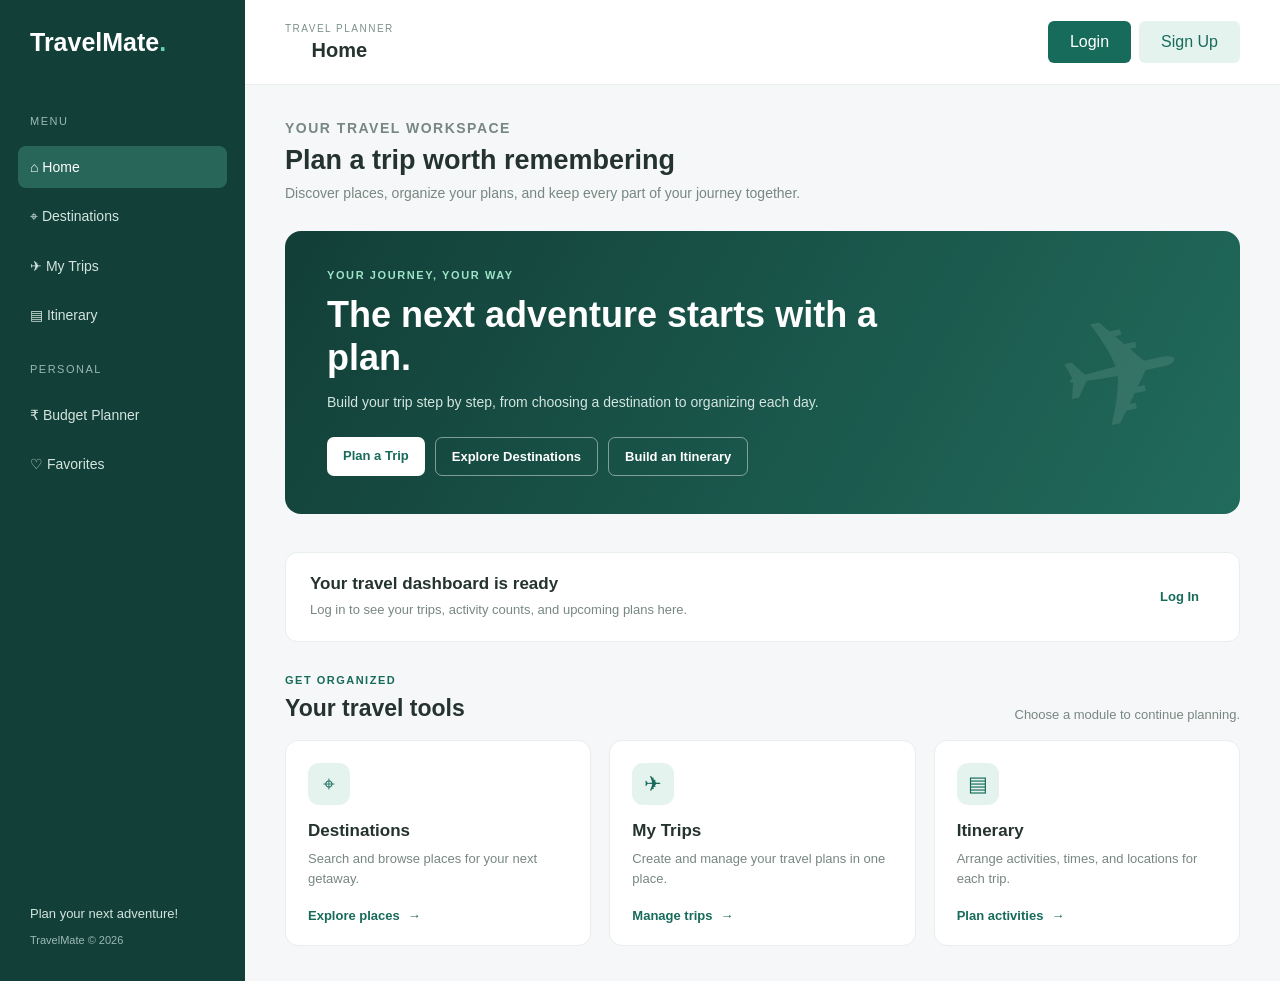
<file: index.html>
<!DOCTYPE html>
<html lang="en">
<head>
    <meta charset="UTF-8">
    <meta name="viewport" content="width=device-width, initial-scale=1.0">
    <title>Home | TravelMate</title>
    <link rel="stylesheet" href="css/style.css">
    <link rel="stylesheet" href="css/trips.css">
</head>
<body>
    <div class="dashboard">
        <aside class="sidebar" id="sidebar">
            <div class="brand">TravelMate<span>.</span></div>

            <nav class="sidebar-nav">
                <p class="nav-heading">MENU</p>
                <a href="index.html" class="nav-link active">⌂ Home</a>
                <a href="destinations.html" class="nav-link">⌖ Destinations</a>
                <a href="trips.html" class="nav-link">✈ My Trips</a>
                <a href="itinerary.html" class="nav-link">▤ Itinerary</a>

                <p class="nav-heading">PERSONAL</p>
                <a href="budget.html" class="nav-link">₹ Budget Planner</a>
                <a href="favorites.html" class="nav-link">♡ Favorites</a>
            </nav>

            <div class="sidebar-bottom">
                <p>Plan your next adventure!</p>
                <span>TravelMate © 2026</span>
            </div>
        </aside>

        <main class="main-content">
            <header class="topbar">
                <button class="menu-toggle" id="menuToggle"
                    aria-label="Toggle sidebar" aria-controls="sidebar"
                    aria-expanded="false">☰</button>
                <div style="display: flex;flex-direction: column; align-items: center;">
                    <p class="topbar-label">TRAVEL PLANNER</p>
                    <h2>Home</h2>
                </div>
                <div class="profile-group">
                    <button type="button" class="profile-avatar" id="profileAvatar"
                        aria-haspopup="menu" aria-controls="profileMenu"
                        aria-expanded="false" aria-label="Open profile menu" hidden></button>
                    <div class="profile-menu" id="profileMenu" role="menu" hidden>
                        <button type="button" class="profile-menu-item" id="logoutButton"
                            role="menuitem">Logout</button>
                    </div>
                    <div class="nav-actions" id="navActions">
                        <a href="login.html" class="nav-button" id="authNavLink">Login</a>
                        <a href="register.html" class="nav-button signup-button" id="signupNavLink">Sign Up</a>
                    </div>
                </div>
            </header>

            <section class="page-content home-content">
                <div class="welcome-section">
                    <div>
                        <p class="home-eyebrow">YOUR TRAVEL WORKSPACE</p>
                        <h1 id="dashboardWelcome">Plan a trip worth remembering</h1>
                        <p>Discover places, organize your plans, and keep every part of your journey together.</p>
                    </div>
                </div>

                <section class="home-hero" aria-labelledby="homeHeroTitle">
                    <div>
                        <p class="home-hero-label">YOUR JOURNEY, YOUR WAY</p>
                        <h2 id="homeHeroTitle">The next adventure starts with a plan.</h2>
                        <p>Build your trip step by step, from choosing a destination to organizing each day.</p>
                        <div class="home-hero-actions">
                            <a class="home-primary-link" href="trips.html">Plan a Trip</a>
                            <a class="home-secondary-link" href="destinations.html">Explore Destinations</a>
                            <a class="home-secondary-link" href="itinerary.html">Build an Itinerary</a>
                        </div>
                    </div>
                    <div class="home-hero-mark" aria-hidden="true">✈</div>
                </section>

                <section class="home-guest-notice" id="dashboardGuestNotice">
                    <div>
                        <h2>Your travel dashboard is ready</h2>
                        <p>Log in to see your trips, activity counts, and upcoming plans here.</p>
                    </div>
                    <a href="login.html" class="home-primary-link">Log In</a>
                </section>

                <section class="home-dashboard-section" id="dashboardData" aria-label="Your travel summary" hidden>
                    <div class="home-summary-grid">
                        <article class="summary-card">
                            <span>Total Trips</span>
                            <h2 id="dashboardTotalTrips">0</h2>
                        </article>
                        <article class="summary-card">
                            <span>Upcoming Trips</span>
                            <h2 id="dashboardUpcomingTrips">0</h2>
                        </article>
                        <article class="summary-card">
                            <span>Completed Trips</span>
                            <h2 id="dashboardCompletedTrips">0</h2>
                        </article>
                        <article class="summary-card">
                            <span>Total Activities</span>
                            <h2 id="dashboardTotalActivities">0</h2>
                        </article>
                    </div>

                    <section class="home-recent-activities" aria-labelledby="recentActivitiesTitle">
                        <div class="section-heading">
                            <div>
                                <p class="home-eyebrow">YOUR PLANS</p>
                                <h2 id="recentActivitiesTitle">Recent activities</h2>
                            </div>
                            <a href="itinerary.html" class="home-view-link">View itinerary <span aria-hidden="true">→</span></a>
                        </div>
                        <div class="home-activity-list" id="recentActivityList"></div>
                        <p class="home-activity-empty" id="recentActivityEmpty" hidden>
                            No activities yet. Add activities from your itinerary.
                        </p>
                    </section>
                </section>

                <p class="home-dashboard-error" id="dashboardError" role="alert" hidden>
                    Your dashboard data could not be loaded. Please refresh and try again.
                </p>

                <section class="home-modules" aria-labelledby="modulesTitle">
                    <div class="section-heading">
                        <div>
                            <p class="home-eyebrow">GET ORGANIZED</p>
                            <h2 id="modulesTitle">Your travel tools</h2>
                        </div>
                        <p>Choose a module to continue planning.</p>
                    </div>

                    <div class="home-module-grid">
                        <a href="destinations.html" class="home-module-card">
                            <span class="module-icon">⌖</span>
                            <h3>Destinations</h3>
                            <p>Search and browse places for your next getaway.</p>
                            <span class="module-link">Explore places <span aria-hidden="true">→</span></span>
                        </a>

                        <a href="trips.html" class="home-module-card">
                            <span class="module-icon">✈</span>
                            <h3>My Trips</h3>
                            <p>Create and manage your travel plans in one place.</p>
                            <span class="module-link">Manage trips <span aria-hidden="true">→</span></span>
                        </a>

                        <a href="itinerary.html" class="home-module-card">
                            <span class="module-icon">▤</span>
                            <h3>Itinerary</h3>
                            <p>Arrange activities, times, and locations for each trip.</p>
                            <span class="module-link">Plan activities <span aria-hidden="true">→</span></span>
                        </a>
                    </div>
                </section>
            </section>
        </main>
    </div>

    <dialog id="customAlertModal" class="custom-alert-modal">
        <div class="custom-alert-content">
            <p id="customAlertText">Message</p>
            <button type="button" class="primary-btn" id="closeCustomAlert">OK</button>
        </div>
    </dialog>

    <script src="js/main.js"></script>
    <script src="js/auth.js"></script>
    <script src="js/home.js"></script>
</body>
</html>
</file>
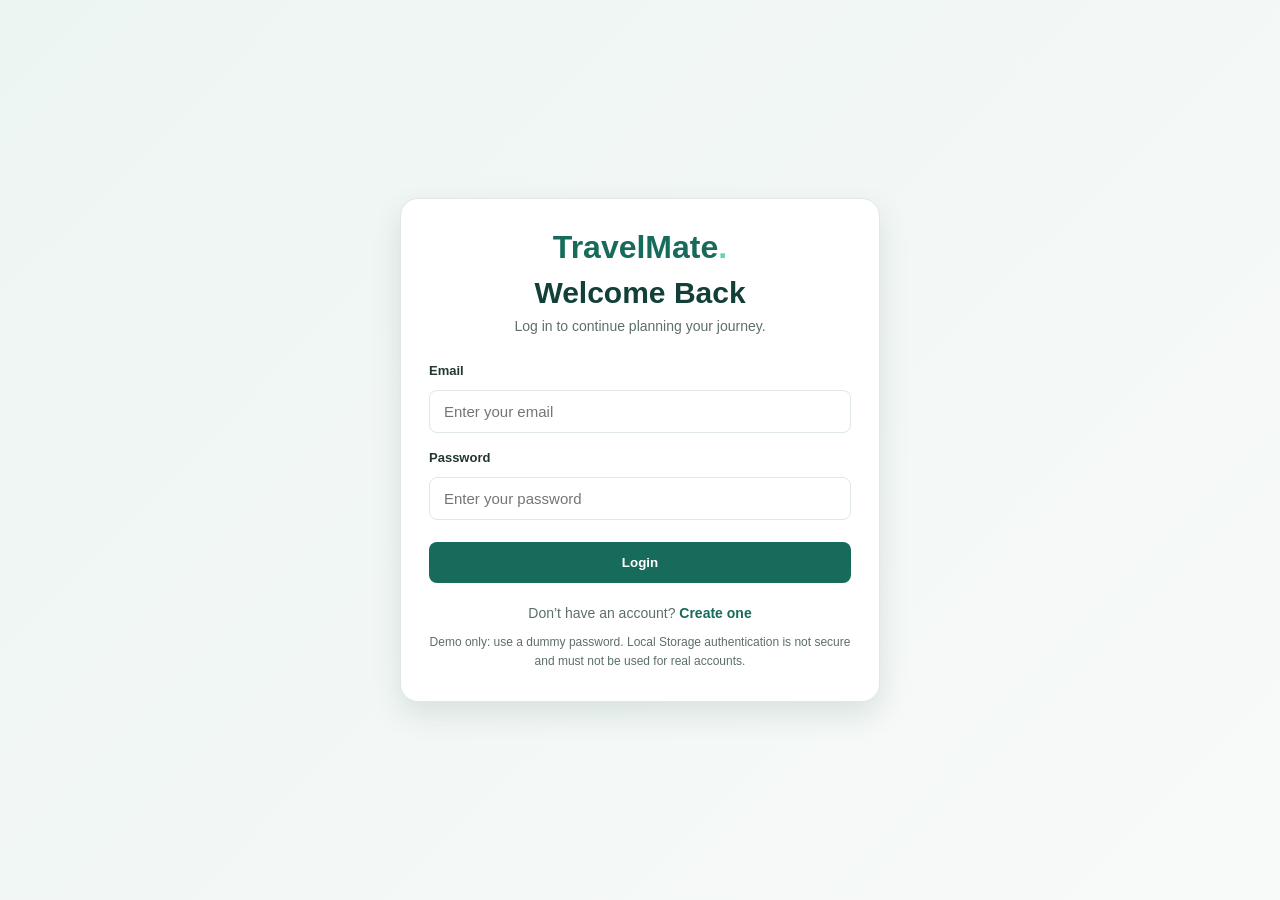
<file: budget.html>
<!DOCTYPE html>
<html lang="en">
<head>
    <meta charset="UTF-8">
    <meta name="viewport" content="width=device-width, initial-scale=1.0">
    <title>Budget Planner | TravelMate</title>
    <link rel="stylesheet" href="css/trips.css">
    <link rel="stylesheet" href="css/budget.css">
</head>
<body data-requires-auth="true">
    <div class="dashboard">
        <aside class="sidebar" id="sidebar">
            <div class="brand">TravelMate<span>.</span></div>
            <nav class="sidebar-nav">
                <p class="nav-heading">MENU</p>
                <a href="index.html" class="nav-link">⌂ Dashboard</a>
                <a href="destinations.html" class="nav-link">⌖ Destinations</a>
                <a href="trips.html" class="nav-link">✈ My Trips</a>
                <a href="itinerary.html" class="nav-link">▤ Itinerary</a>
                <p class="nav-heading">PERSONAL</p>
                <a href="budget.html" class="nav-link active">₹ Budget Planner</a>
                <a href="favorites.html" class="nav-link">♡ Favorites</a>
            </nav>
            <div class="sidebar-bottom">
                <p>Plan your next adventure!</p>
                <span>TravelMate © 2026</span>
            </div>
        </aside>

        <main class="main-content">
            <header class="topbar">
                <button class="menu-toggle" id="menuToggle"
                    aria-label="Toggle sidebar" aria-controls="sidebar"
                    aria-expanded="false">☰</button>
                <div style="display: flex;flex-direction: column; align-items: center;">
                    <p class="topbar-label">TRAVEL PLANNER</p>
                    <h2>Budget Planner</h2>
                </div>
                <div class="profile-group">
                    <button type="button" class="profile-avatar" id="profileAvatar"
                        aria-haspopup="menu" aria-controls="profileMenu"
                        aria-expanded="false" aria-label="Open profile menu" hidden></button>
                    <div class="profile-menu" id="profileMenu" role="menu" hidden>
                        <button type="button" class="profile-menu-item" id="logoutButton"
                            role="menuitem">Logout</button>
                    </div>
                </div>
            </header>

            <section class="page-content">
                <div class="welcome-section">
                    <div>
                        <h1>Plan your travel budget</h1>
                        <p>Track expenses for each trip and see how they compare with your estimated budget.</p>
                    </div>
                </div>

                <p class="budget-error" id="budgetError" role="alert" hidden></p>

                <div id="budgetData" hidden>
                    <section class="summary-grid budget-summary" aria-label="Budget summary">
                        <article class="summary-card">
                            <span>Total Trip Budgets</span>
                            <h2 id="totalBudget">₹0</h2>
                        </article>
                        <article class="summary-card">
                            <span>Planned Expenses</span>
                            <h2 id="totalExpenses">₹0</h2>
                        </article>
                        <article class="summary-card">
                            <span>Budget Remaining</span>
                            <h2 id="totalRemaining">₹0</h2>
                        </article>
                    </section>

                    <section class="budget-trip-list" id="budgetTripList"
                        aria-label="Trip budgets"></section>

                    <section class="budget-empty" id="budgetEmpty" hidden>
                        <div class="empty-icon" aria-hidden="true">₹</div>
                        <h3>No trips to budget yet</h3>
                        <p>Create a trip first, then add and track its planned expenses here.</p>
                        <a class="primary-btn" href="trips.html">Go to My Trips</a>
                    </section>
                </div>
            </section>
        </main>
    </div>

    <dialog id="expenseModal" class="trip-modal budget-modal">
        <div class="modal-header">
            <div>
                <p class="topbar-label">TRIP BUDGET</p>
                <h2>Add an Expense</h2>
            </div>
            <button type="button" class="close-btn" id="closeExpenseModal"
                aria-label="Close dialog">×</button>
        </div>

        <form id="expenseForm">
            <label for="expenseTrip">Trip</label>
            <select id="expenseTrip" required></select>

            <label for="expenseName">Expense name</label>
            <input type="text" id="expenseName" placeholder="e.g. Hotel booking" required>

            <div class="form-row">
                <div>
                    <label for="expenseCategory">Category</label>
                    <select id="expenseCategory" required>
                        <option value="Accommodation">Accommodation</option>
                        <option value="Transport">Transport</option>
                        <option value="Food">Food</option>
                        <option value="Activities">Activities</option>
                        <option value="Other">Other</option>
                    </select>
                </div>
                <div>
                    <label for="expenseAmount">Amount (₹)</label>
                    <input type="number" id="expenseAmount" min="0.01"
                        step="0.01" placeholder="e.g. 2500" required>
                </div>
            </div>

            <label for="expenseDate">Date</label>
            <input type="date" id="expenseDate" required>

            <div class="modal-actions">
                <button type="button" class="secondary-btn" id="cancelExpense">Cancel</button>
                <button type="submit" class="primary-btn">Save Expense</button>
            </div>
        </form>
    </dialog>

    <dialog id="confirmExpenseModal" class="confirm-modal">
        <div class="modal-header">
            <div>
                <p class="topbar-label">CONFIRM ACTION</p>
                <h2>Delete Expense</h2>
            </div>
            <button type="button" class="close-btn" id="closeExpenseConfirm"
                aria-label="Close dialog">×</button>
        </div>
        <p>Are you sure you want to delete this expense?</p>
        <div class="modal-actions">
            <button type="button" class="secondary-btn" id="cancelExpenseDelete">Cancel</button>
            <button type="button" class="primary-btn" id="confirmExpenseDelete">Delete</button>
        </div>
    </dialog>

    <dialog id="customAlertModal" class="custom-alert-modal">
        <div class="custom-alert-content">
            <p id="customAlertText">Message</p>
            <button type="button" class="primary-btn" id="closeCustomAlert">OK</button>
        </div>
    </dialog>

    <script src="js/main.js"></script>
    <script src="js/auth.js"></script>
    <script src="js/budget.js"></script>
</body>
</html>
</file>
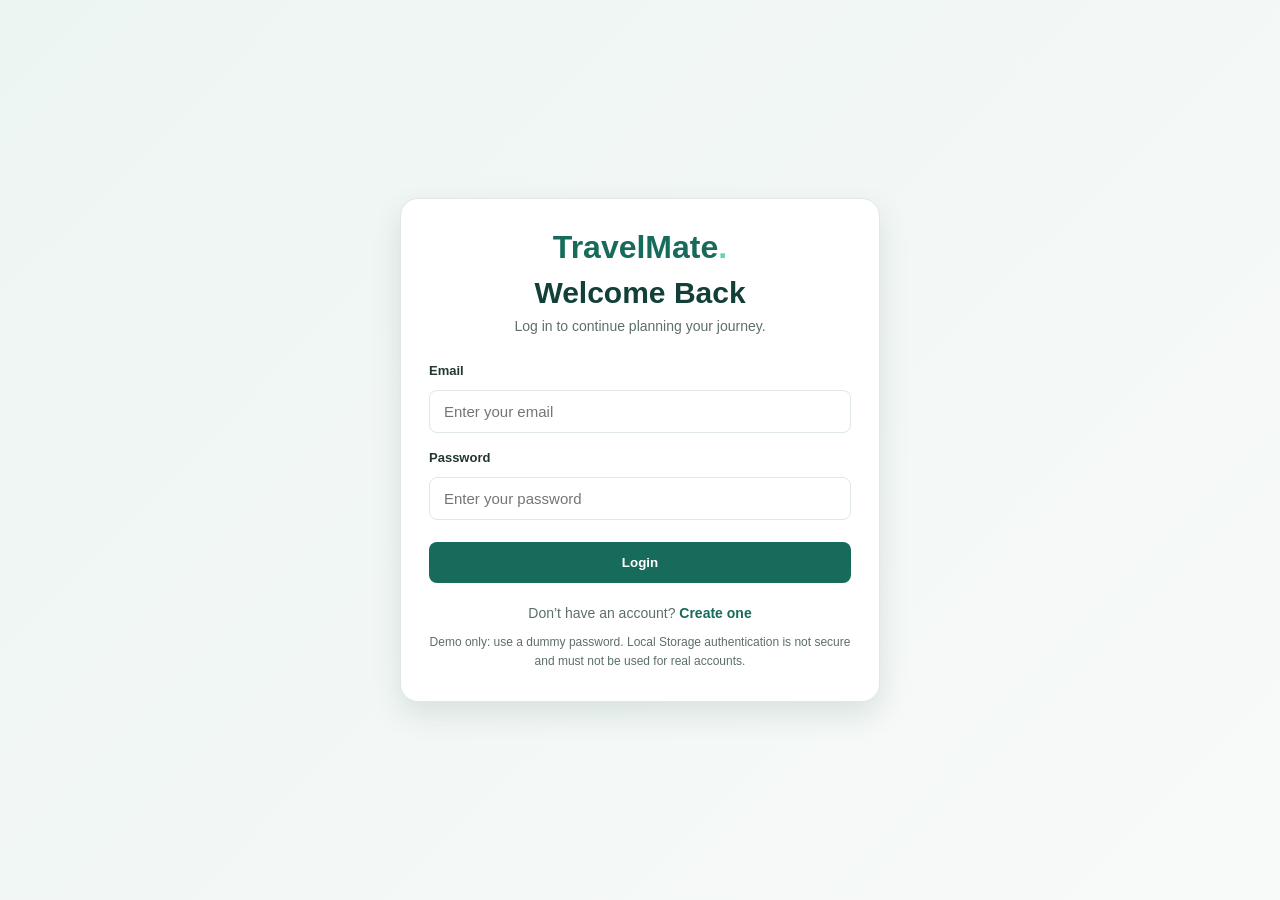
<file: destinations.html>
<!DOCTYPE html>
<html lang="en">
<head>
    <meta charset="UTF-8">
    <meta name="viewport" content="width=device-width, initial-scale=1.0">
    <title>Destinations | TravelMate</title>
    <link rel="stylesheet" href="css/style.css">
    <link rel="stylesheet" href="css/trips.css">
    <link rel="stylesheet" href="css/destinations.css">
</head>
<body data-requires-auth="true">
    <div class="dashboard">
        <aside class="sidebar" id="sidebar">
            <div class="brand">TravelMate<span>.</span></div>

            <nav class="sidebar-nav">
                <p class="nav-heading">MENU</p>
                <a href="index.html" class="nav-link">⌂ Home</a>
                <a href="destinations.html" class="nav-link active">⌖ Destinations</a>
                <a href="trips.html" class="nav-link">✈ My Trips</a>
                <a href="itinerary.html" class="nav-link">▤ Itinerary</a>

                <p class="nav-heading">PERSONAL</p>
                <a href="budget.html" class="nav-link">₹ Budget Planner</a>
                <a href="favorites.html" class="nav-link">♡ Favorites</a>
            </nav>

            <div class="sidebar-bottom">
                <p>Plan your next adventure!</p>
                <span>TravelMate © 2026</span>
            </div>
        </aside>

        <main class="main-content">
            <header class="topbar">
                <button class="menu-toggle" id="menuToggle"
                    aria-label="Toggle sidebar" aria-controls="sidebar"
                    aria-expanded="false">☰</button>
                <div style="display: flex;flex-direction: column; align-items: center;">
                    <p class="topbar-label">TRAVEL PLANNER</p>
                    <h2>Destinations</h2>
                </div>
                <div class="profile-group">
                    <button type="button" class="profile-avatar" id="profileAvatar"
                        aria-haspopup="menu" aria-controls="profileMenu"
                        aria-expanded="false" aria-label="Open profile menu" hidden></button>
                    <div class="profile-menu" id="profileMenu" role="menu" hidden>
                        <button type="button" class="profile-menu-item" id="logoutButton"
                            role="menuitem">Logout</button>
                    </div>
                </div>
            </header>

            <section class="page-content destination-content">
                <div class="welcome-section">
                    <div>
                        <p class="destination-eyebrow">DISCOVER NEW PLACES</p>
                        <h1>Find your next destination</h1>
                        <p>Browse places and find inspiration for your next journey.</p>
                    </div>
                </div>

                <section class="destination-controls" aria-label="Search and filter destinations">
                    <input
                        type="search"
                        id="searchInput"
                        placeholder="Search destinations..."
                        aria-label="Search destinations"
                    >

                    <select id="categoryFilter" aria-label="Filter by category">
                        <option value="all">All Categories</option>
                        <option value="mountains">Mountains</option>
                        <option value="beaches">Beaches</option>
                        <option value="cities">Cities</option>
                        <option value="nature">Nature</option>
                    </select>
                </section>
                <p class="favorite-status" id="favoriteStatus" role="status" aria-live="polite"></p>

                <section class="destination-container" id="destinationContainer"
                    aria-label="Available destinations">
                    <article class="destination-card" data-destination-id="manali" data-category="mountains">
                        <img src="https://images.unsplash.com/photo-1597167231350-d057a45dc868?q=80&w=1382&auto=format&fit=crop&ixlib=rb-4.1.0&ixid=NHwxMjA3fDA%3D" alt="Mountain landscape in Manali">
                        <div class="destination-info">
                            <span class="destination-category">Mountains</span>
                            <h3>Manali</h3>
                            <p>Himachal Pradesh, India</p>
                        </div>
                    </article>

                    <article class="destination-card" data-destination-id="goa" data-category="beaches">
                        <img src="https://plus.unsplash.com/premium_photo-1697729701846-e34563b06d47?q=80&w=1074&auto=format&fit=crop&ixlib=rb-4.1.0&ixid=NHwxMjA3fDA%3D" alt="Beach in Goa">
                        <div class="destination-info">
                            <span class="destination-category">Beaches</span>
                            <h3>Goa</h3>
                            <p>Goa, India</p>
                        </div>
                    </article>

                    <article class="destination-card" data-destination-id="shimla" data-category="mountains">
                        <img src="https://images.unsplash.com/photo-1775201366607-4e47b3d2103f?q=80&w=1932&auto=format&fit=crop&ixlib=rb-4.1.0&ixid=NHwxMjA3fDA%3D" alt="Snowy mountains in Shimla">
                        <div class="destination-info">
                            <span class="destination-category">Mountains</span>
                            <h3>Shimla</h3>
                            <p>Himachal Pradesh, India</p>
                        </div>
                    </article>

                    <article class="destination-card" data-destination-id="mumbai" data-category="cities">
                        <img src="https://images.unsplash.com/photo-1562979314-bee7453e911c?q=80&w=1074&auto=format&fit=crop&ixlib=rb-4.1.0&ixid=NHwxMjA3fDA%3D" alt="City skyline in Mumbai">
                        <div class="destination-info">
                            <span class="destination-category">Cities</span>
                            <h3>Mumbai</h3>
                            <p>Maharashtra, India</p>
                        </div>
                    </article>

                    <article class="destination-card" data-destination-id="munnar" data-category="nature">
                        <img src="https://images.unsplash.com/photo-1589983846997-04788035bc83?q=80&w=1074&auto=format&fit=crop&ixlib=rb-4.1.0&ixid=NHwxMjA3fDA%3D" alt="Green forest near Munnar">
                        <div class="destination-info">
                            <span class="destination-category">Nature</span>
                            <h3>Munnar</h3>
                            <p>Kerala, India</p>
                        </div>
                    </article>

                    <article class="destination-card" data-destination-id="andaman" data-category="beaches">
                        <img src="https://plus.unsplash.com/premium_photo-1661940254003-c3f37e5d32ad?q=80&w=1170&auto=format&fit=crop&ixlib=rb-4.1.0&ixid=NHwxMjA3fDA%3D" alt="Tropical beach in the Andaman Islands">
                        <div class="destination-info">
                            <span class="destination-category">Beaches</span>
                            <h3>Andaman</h3>
                            <p>Andaman and Nicobar Islands, India</p>
                        </div>
                    </article>
                    <article class="destination-card" data-destination-id="lakshwadeep" data-category="beaches">
                        <img src="https://images.unsplash.com/photo-1572431447238-425af66a273b?q=80&w=1074&auto=format&fit=crop&ixlib=rb-4.1.0&ixid=NHwxMjA3fDA%3D" alt="Mountain landscape in Manali">
                        <div class="destination-info">
                            <span class="destination-category">Mountains</span>
                            <h3>Lakhwadeep</h3>
                            <p>Lakshwadeep, India</p>
                        </div>
                    </article>
                    <article class="destination-card" data-destination-id="Tawang" data-category="mountains">
                        <img src="https://images.pexels.com/photos/11464751/pexels-photo-11464751.jpeg" alt="Mountain landscape in Manali">
                        <div class="destination-info">
                            <span class="destination-category">Mountains</span>
                            <h3>Tawang</h3>
                            <p>Arunachal pradesh, India</p>
                        </div>
                    </article>
                </section>

                <p id="noResults" role="status">No destinations found. Try changing your search or category.</p>
            </section>
        </main>
    </div>

    <dialog id="customAlertModal" class="custom-alert-modal">
        <div class="custom-alert-content">
            <p id="customAlertText">Message</p>
            <button type="button" class="primary-btn" id="closeCustomAlert">OK</button>
        </div>
    </dialog>

    <script src="js/main.js"></script>
    <script src="js/auth.js"></script>
    <script src="js/destinations.js"></script>
</body>
</html>
</file>
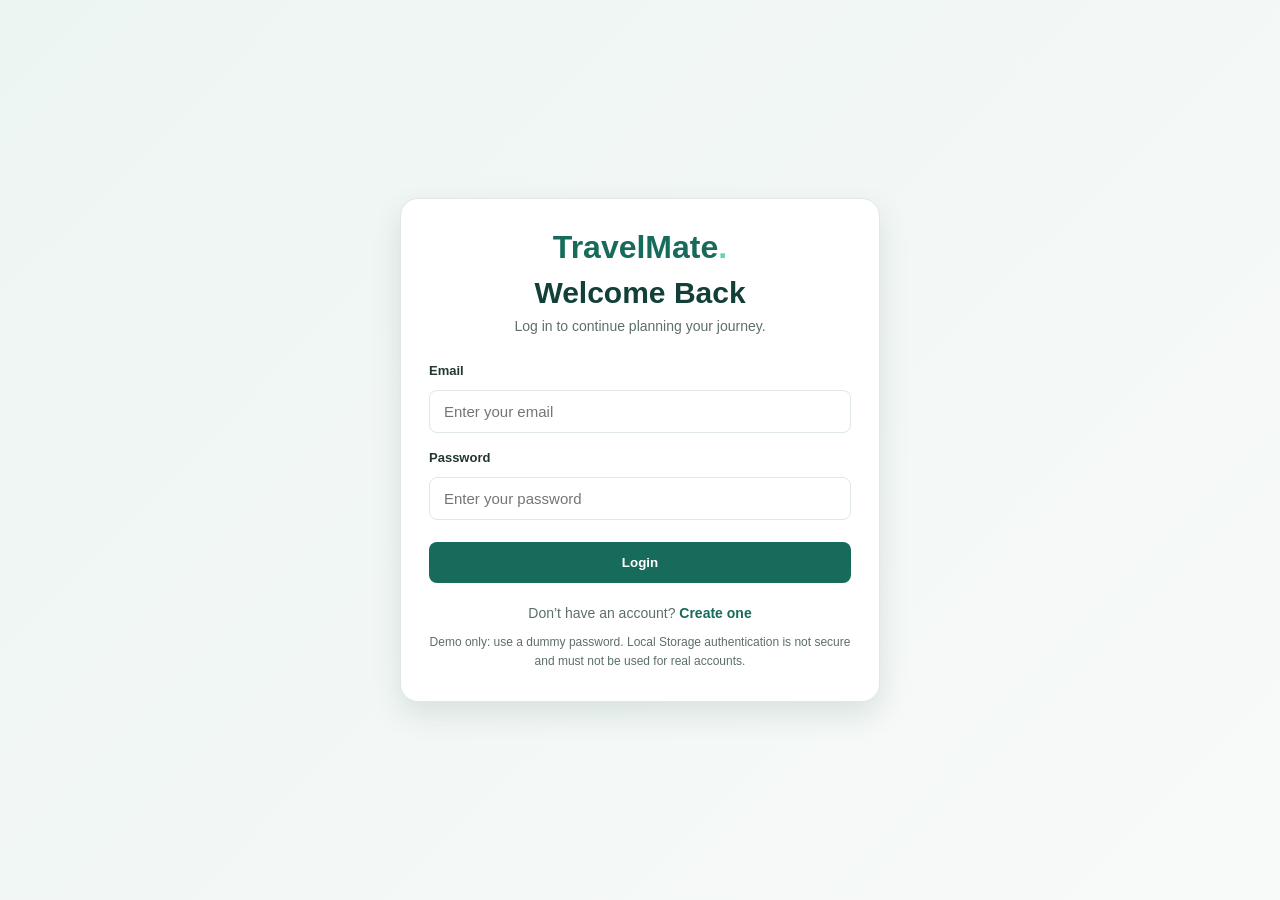
<file: favorites.html>
<!DOCTYPE html>
<html lang="en">
<head>
    <meta charset="UTF-8">
    <meta name="viewport" content="width=device-width, initial-scale=1.0">
    <title>Favorites | TravelMate</title>
    <link rel="stylesheet" href="css/trips.css">
    <link rel="stylesheet" href="css/destinations.css">
    <link rel="stylesheet" href="css/favorites.css">
</head>
<body data-requires-auth="true">
    <div class="dashboard">
        <aside class="sidebar" id="sidebar">
            <div class="brand">TravelMate<span>.</span></div>
            <nav class="sidebar-nav">
                <p class="nav-heading">MENU</p>
                <a href="index.html" class="nav-link">⌂ Dashboard</a>
                <a href="destinations.html" class="nav-link">⌖ Destinations</a>
                <a href="trips.html" class="nav-link">✈ My Trips</a>
                <a href="itinerary.html" class="nav-link">▤ Itinerary</a>
                <p class="nav-heading">PERSONAL</p>
                <a href="budget.html" class="nav-link">₹ Budget Planner</a>
                <a href="favorites.html" class="nav-link active">♡ Favorites</a>
            </nav>
            <div class="sidebar-bottom">
                <p>Plan your next adventure!</p>
                <span>TravelMate © 2026</span>
            </div>
        </aside>

        <main class="main-content">
            <header class="topbar">
                <button class="menu-toggle" id="menuToggle"
                    aria-label="Toggle sidebar" aria-controls="sidebar"
                    aria-expanded="false">☰</button>
                <div style="display: flex;flex-direction: column; align-items: center;">
                    <p class="topbar-label">TRAVEL PLANNER</p>
                    <h2>Favorites</h2>
                </div>
                <div class="profile-group">
                    <button type="button" class="profile-avatar" id="profileAvatar"
                        aria-haspopup="menu" aria-controls="profileMenu"
                        aria-expanded="false" aria-label="Open profile menu" hidden></button>
                    <div class="profile-menu" id="profileMenu" role="menu" hidden>
                        <button type="button" class="profile-menu-item" id="logoutButton"
                            role="menuitem">Logout</button>
                    </div>
                </div>
            </header>

            <section class="page-content destination-content favorites-content">
                <div class="welcome-section">
                    <div>
                        <p class="destination-eyebrow">YOUR SAVED PLACES</p>
                        <h1>Favorite destinations</h1>
                        <p>Keep the places you love close while planning your next trip.</p>
                    </div>
                    <a class="favorites-browse-link" href="destinations.html">Explore destinations</a>
                </div>

                <p class="favorites-error" id="favoritesError" role="alert" hidden></p>
                <p class="favorites-status" id="favoritesStatus" role="status" aria-live="polite"></p>

                <div id="favoritesData" hidden>
                    <section class="destination-controls favorites-controls" id="favoritesControls"
                        aria-label="Search and filter favorite destinations">
                        <input type="search" id="favoritesSearch"
                            placeholder="Search favorite destinations..."
                            aria-label="Search favorite destinations">
                        <select id="favoritesCategory" aria-label="Filter favorites by category">
                            <option value="all">All Categories</option>
                            <option value="mountains">Mountains</option>
                            <option value="beaches">Beaches</option>
                            <option value="cities">Cities</option>
                            <option value="nature">Nature</option>
                        </select>
                    </section>

                    <section class="destination-container" id="favoritesContainer"
                        aria-label="Favorite destinations"></section>
                    <p class="favorites-no-results" id="favoritesNoResults" role="status" hidden>
                        No favorites match your search. Try another name, location, or category.
                    </p>
                    <section class="favorites-empty" id="favoritesEmpty" hidden>
                        <div class="empty-icon" aria-hidden="true">♡</div>
                        <h3>No favorites saved yet</h3>
                        <p>Browse destinations and tap the heart to save a place for later.</p>
                        <a class="primary-btn" href="destinations.html">Browse destinations</a>
                    </section>
                </div>
            </section>
        </main>
    </div>

    <dialog id="customAlertModal" class="custom-alert-modal">
        <div class="custom-alert-content">
            <p id="customAlertText">Message</p>
            <button type="button" class="primary-btn" id="closeCustomAlert">OK</button>
        </div>
    </dialog>

    <script src="js/main.js"></script>
    <script src="js/auth.js"></script>
    <script src="js/favorites.js"></script>
</body>
</html>
</file>
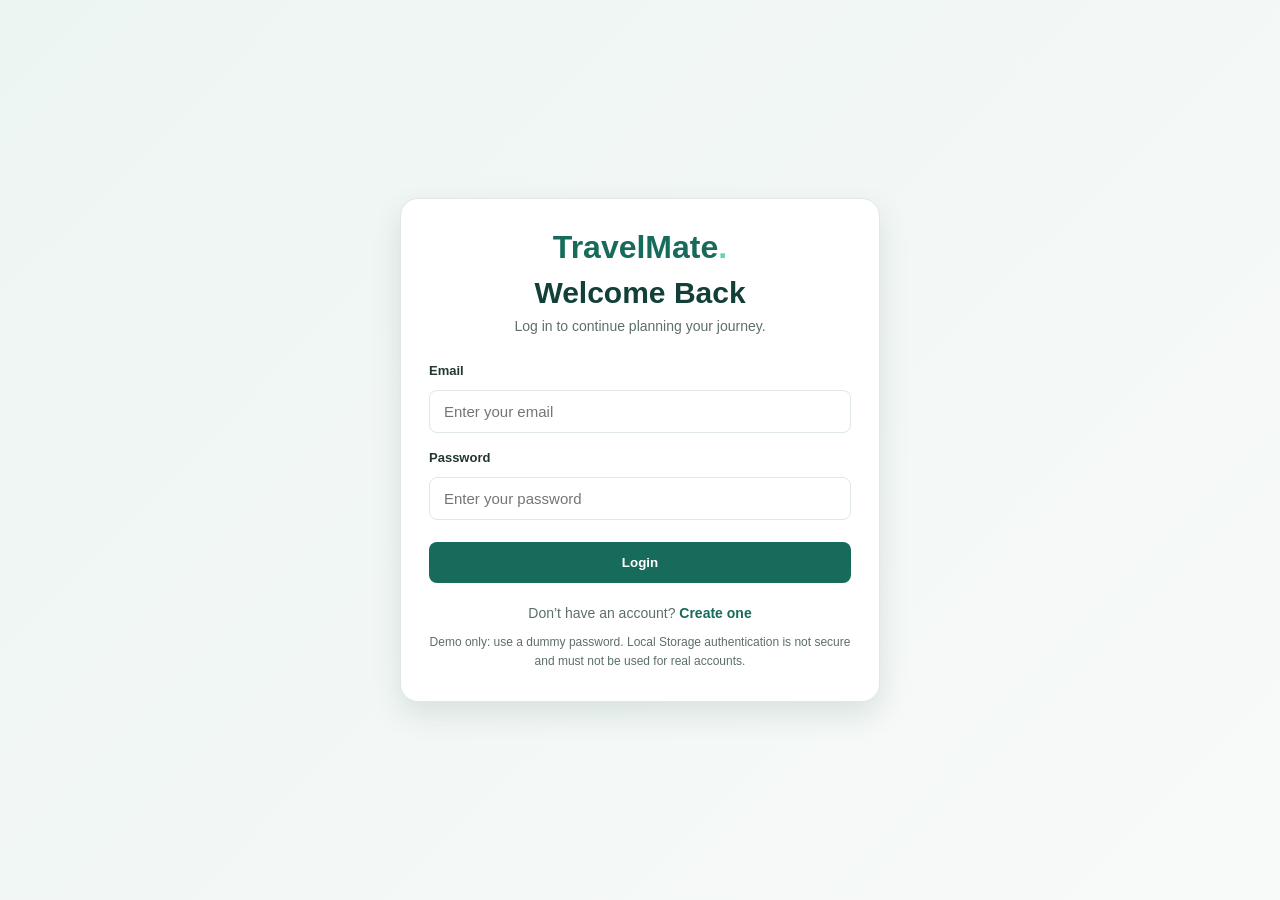
<file: itinerary.html>
<!DOCTYPE html>
<html lang="en">
<head>
    <meta charset="UTF-8">
    <meta name="viewport" content="width=device-width, initial-scale=1.0">
    <title>Itinerary | TravelMate</title>
    <link rel="stylesheet" href="css/itinerary.css">
</head>
<body data-requires-auth="true">

<div class="dashboard">

    <!-- Sidebar -->
    <aside class="sidebar" id="sidebar">
        <div class="brand">TravelMate<span>.</span></div>

        <nav class="sidebar-nav">
            <p class="nav-heading">MENU</p>
            <a href="index.html" class="nav-link">⌂ Dashboard</a>
            <a href="destinations.html" class="nav-link">⌖ Destinations</a>
            <a href="trips.html" class="nav-link">✈ My Trips</a>
            <a href="itinerary.html" class="nav-link active">▤ Itinerary</a>

            <p class="nav-heading">PERSONAL</p>
            <a href="budget.html" class="nav-link">₹ Budget Planner</a>
            <a href="favorites.html" class="nav-link">♡ Favorites</a>
        </nav>

        <div class="sidebar-bottom">
            <p>Plan your next adventure!</p>
            <span>TravelMate © 2026</span>
        </div>
    </aside>

    <!-- Main content -->
    <main class="main-content">

        <header class="topbar">
            <button class="menu-toggle" id="menuToggle">☰</button>

            <div style="display: flex;flex-direction: column; align-items: center;">
                <p class="topbar-label">TRAVEL PLANNER</p>
                <h2>Itinerary Organizer</h2>
            </div>

            <div class="profile-group">
                <button type="button" class="profile-avatar" id="profileAvatar"
                    aria-haspopup="menu" aria-controls="profileMenu"
                    aria-expanded="false" aria-label="Open profile menu" hidden></button>
                <div class="profile-menu" id="profileMenu" role="menu" hidden>
                    <button type="button" class="profile-menu-item" id="logoutButton"
                        role="menuitem">Logout</button>
                </div>
            </div>
        </header>

        <section class="page-content">

            <div class="welcome-section">
                <div>
                    <h1>Plan Your Activities</h1>
                    <p>Organize what you want to do during your trip.</p>
                </div>

                <div class="itinerary-page-actions">
                    <button type="button" class="secondary-btn" id="printItineraryButton" disabled>
                        Print Itinerary
                    </button>
                    <button type="button" class="secondary-btn" id="shareItineraryButton" disabled>
                        Share Itinerary
                    </button>
                    <button type="button" class="primary-btn" id="openActivityModal">
                        + Add Activity
                    </button>
                </div>
            </div>

            <!-- Select trip -->
            <div class="trip-selector">
                <label for="selectedTrip">Choose a trip</label>
                <select id="selectedTrip">
                    <option value="">Select a saved trip</option>
                </select>
            </div>

            <section class="itinerary-print-header" id="itineraryPrintHeader" hidden>
                <h1 id="printTripName"></h1>
                <p id="printTripDetails"></p>
            </section>

            <!-- Activity summary -->
            <div class="activity-summary">
                <div class="summary-card">
                    <span>Total Activities</span>
                    <h2 id="totalActivities">0</h2>
                </div>
            </div>

            <!-- Search -->
            <div class="activity-toolbar">
                <input
                    type="search"
                    id="activitySearch"
                    placeholder="Search activities or locations..."
                >

                <input type="date" id="activityDateFilter">
            </div>

            <!-- Activity cards -->
            <div class="activity-grid" id="activityList"></div>

            <div class="empty-state" id="emptyState">
                <div class="empty-icon">🗓️</div>
                <h3>No activities found</h3>
                <p>Select a trip and add activities to build your itinerary.</p>
                <button class="primary-btn" id="emptyAddButton">
                    + Add Activity
                </button>
            </div>

        </section>
    </main>
</div>

<!-- Add/Edit Activity Popup -->
<dialog id="activityModal" class="activity-modal">

    <div class="modal-header">
        <div>
            <p class="topbar-label">ITINERARY MANAGEMENT</p>
            <h2 id="modalTitle">Add New Activity</h2>
        </div>

        <button type="button" class="close-btn" id="closeActivityModal">×</button>
    </div>

    <form id="activityForm">

        <label for="activityName">Activity Name</label>
        <input
            type="text"
            id="activityName"
            placeholder="e.g. Visit Solang Valley"
            required
        >

        <div class="form-row">
            <div>
                <label for="activityDate">Date</label>
                <input type="date" id="activityDate" required>
            </div>

            <div>
                <label for="activityTime">Time</label>
                <input type="time" id="activityTime" required>
            </div>
        </div>

        <label for="activityLocation">Location</label>
        <input
            type="text"
            id="activityLocation"
            placeholder="e.g. Solang Valley, Manali"
            required
        >

        <label for="activityNotes">Notes</label>
        <textarea
            id="activityNotes"
            rows="3"
            placeholder="Additional details..."
        ></textarea>

        <div class="modal-actions">
            <button type="button" class="secondary-btn" id="cancelActivity">
                Cancel
            </button>

            <button type="submit" class="primary-btn">
                Save Activity
            </button>
        </div>

    </form>
</dialog>

<dialog id="customAlertModal" class="custom-alert-modal">
    <div class="custom-alert-content">
        <p id="customAlertText">Message</p>
        <button type="button" class="primary-btn" id="closeCustomAlert">OK</button>
    </div>
</dialog>

<dialog id="confirmModal" class="confirm-modal">
    <div class="modal-header">
        <div>
            <p class="topbar-label">CONFIRM ACTION</p>
            <h2>Delete Activity</h2>
        </div>
        <button type="button" class="close-btn" id="closeConfirmModal">×</button>
    </div>

    <p id="confirmMessage">Are you sure you want to delete this activity?</p>

    <div class="modal-actions">
        <button type="button" class="secondary-btn" id="cancelConfirmDelete">Cancel</button>
        <button type="button" class="primary-btn" id="confirmDeleteBtn">Delete</button>
    </div>
</dialog>

<script src="js/main.js"></script>
<script src="js/auth.js"></script>
<script src="js/itinerary.js"></script>
</body>
</html>
</file>
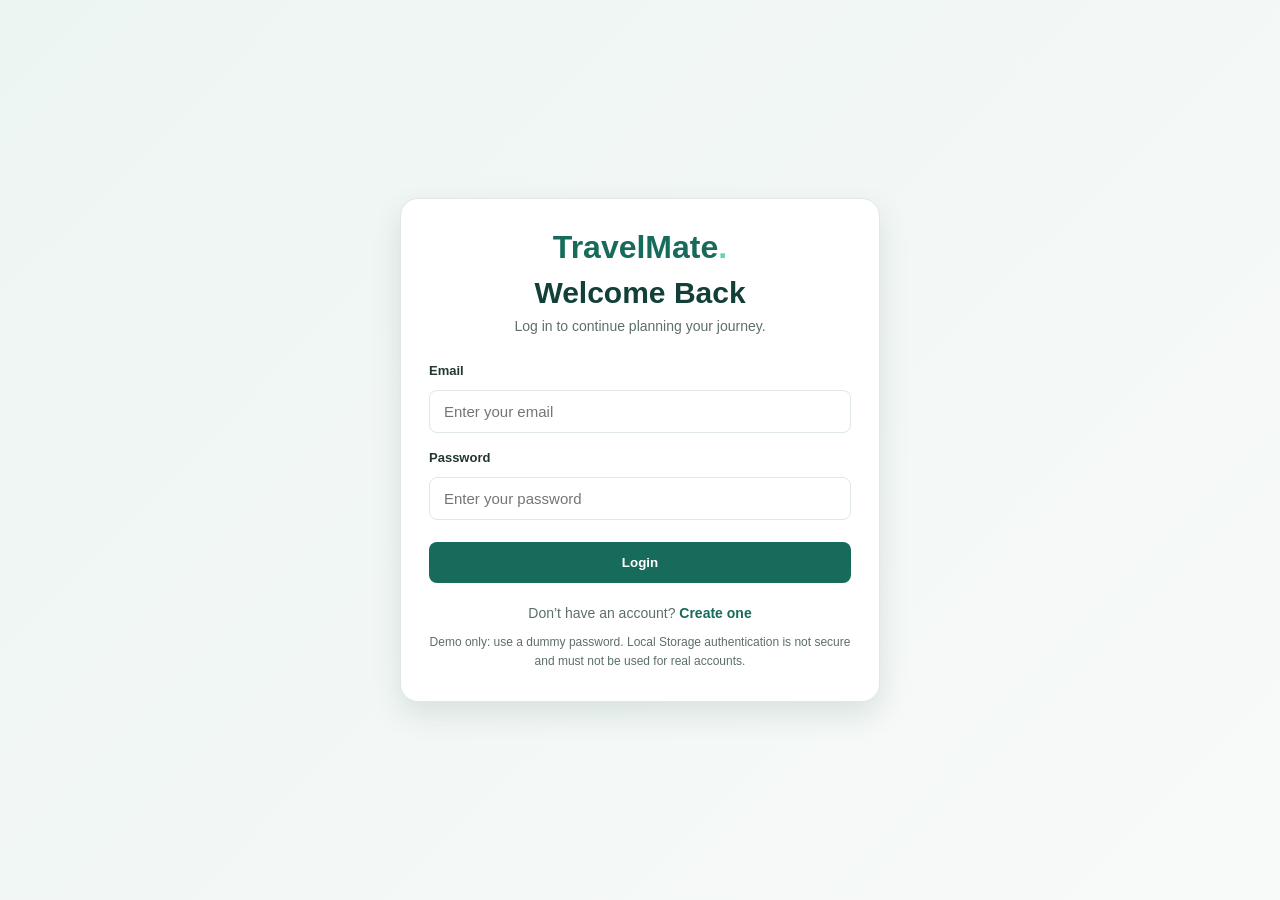
<file: login.html>
<!DOCTYPE html>
<html lang="en">
<head>
    <meta charset="UTF-8">
    <meta name="viewport" content="width=device-width, initial-scale=1.0">
    <title>Login | TravelMate</title>
    <link rel="stylesheet" href="css/auth.css">
</head>
<body>
    <div class="auth-page">
        <div class="auth-card">
            <div class="auth-header">
                <div class="brand">TravelMate<span>.</span></div>
                <h1>Welcome Back</h1>
                <p>Log in to continue planning your journey.</p>
            </div>

            <form id="loginForm" novalidate>
                <label for="email">Email</label>
                <input type="email" id="email" placeholder="Enter your email" autocomplete="email" required>

                <label for="password">Password</label>
                <input type="password" id="password" placeholder="Enter your password" autocomplete="current-password" required>

                <button type="submit" class="primary-btn">Login</button>
            </form>

            <p class="auth-switch">
                Don’t have an account? <a href="register.html">Create one</a>
            </p>

            <p class="demo-note">
                Demo only: use a dummy password. Local Storage authentication is not secure and must not be used for real accounts.
            </p>
        </div>
    </div>

    <dialog id="customAlertModal" class="custom-alert-modal">
        <div class="custom-alert-content">
            <p id="customAlertText">Message</p>
            <button type="button" class="primary-btn" data-close-alert>OK</button>
        </div>
    </dialog>

    <script src="js/auth.js"></script>
</body>
</html>
</file>
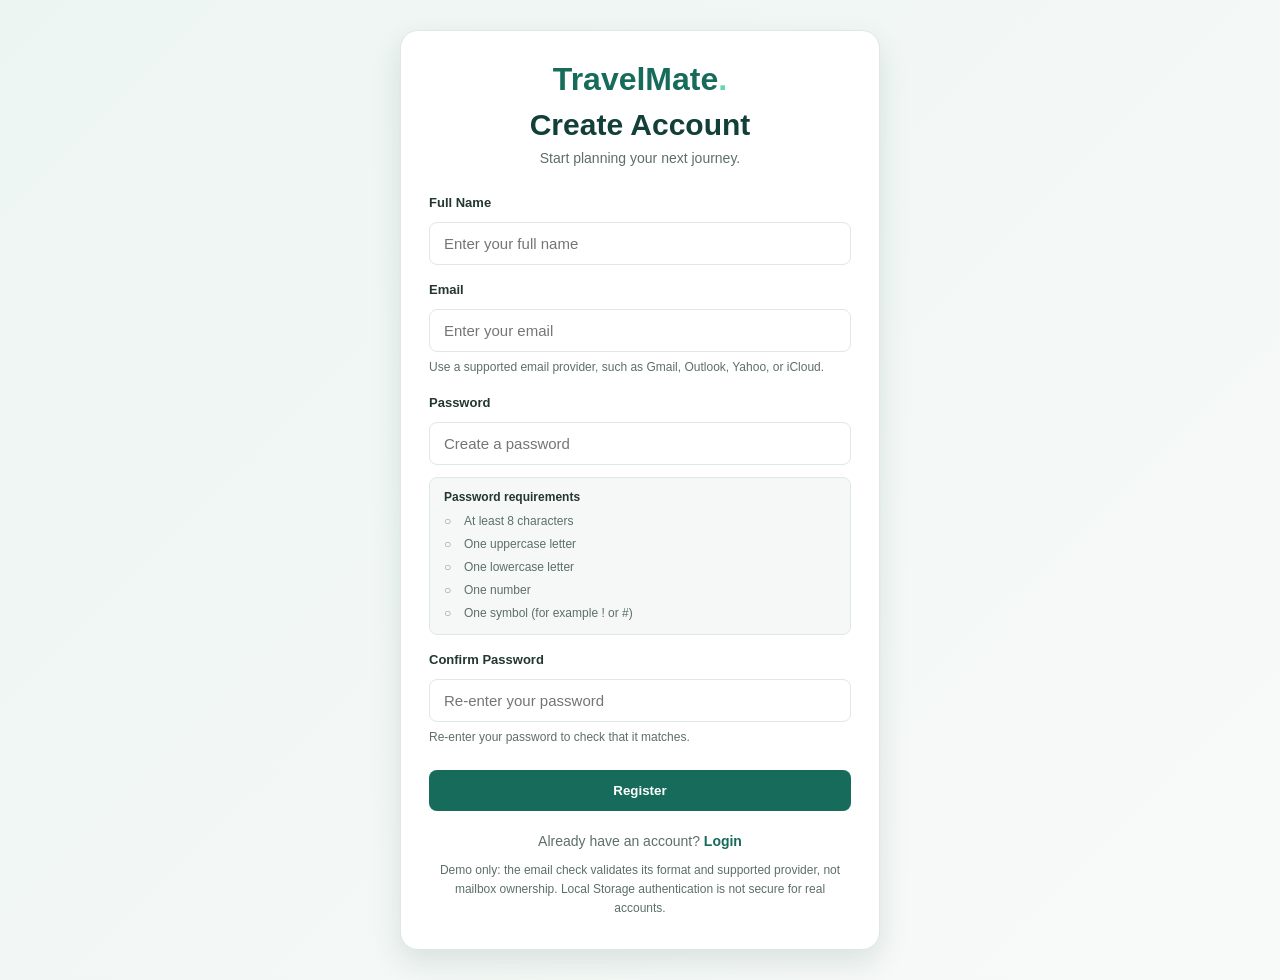
<file: register.html>
<!DOCTYPE html>
<html lang="en">
<head>
    <meta charset="UTF-8">
    <meta name="viewport" content="width=device-width, initial-scale=1.0">
    <title>Register | TravelMate</title>
    <link rel="stylesheet" href="css/auth.css">
</head>
<body>
    <div class="auth-page">
        <div class="auth-card">
            <div class="auth-header">
                <div class="brand">TravelMate<span>.</span></div>
                <h1>Create Account</h1>
                <p>Start planning your next journey.</p>
            </div>

            <form id="registerForm" novalidate>
                <label for="fullName">Full Name</label>
                <input type="text" id="fullName" placeholder="Enter your full name" required>

                <label for="email">Email</label>
                <input type="email" id="email" placeholder="Enter your email" autocomplete="email" aria-describedby="emailStatus" required>
                <p id="emailStatus" class="live-status" aria-live="polite">
                    Use a supported email provider, such as Gmail, Outlook, Yahoo, or iCloud.
                </p>

                <label for="password">Password</label>
                <input type="password" id="password" placeholder="Create a password" autocomplete="new-password" aria-describedby="passwordRules" required>
                <div class="password-analysis">
                    <p class="analysis-title">Password requirements</p>
                    <ul id="passwordRules">
                        <li data-password-rule="length">At least 8 characters</li>
                        <li data-password-rule="uppercase">One uppercase letter</li>
                        <li data-password-rule="lowercase">One lowercase letter</li>
                        <li data-password-rule="number">One number</li>
                        <li data-password-rule="symbol">One symbol (for example ! or #)</li>
                    </ul>
                </div>

                <label for="confirmPassword">Confirm Password</label>
                <input type="password" id="confirmPassword" placeholder="Re-enter your password" autocomplete="new-password" aria-describedby="confirmPasswordStatus" required>
                <p id="confirmPasswordStatus" class="live-status" aria-live="polite">
                    Re-enter your password to check that it matches.
                </p>

                <button type="submit" class="primary-btn">Register</button>
            </form>

            <p class="auth-switch">
                Already have an account? <a href="login.html">Login</a>
            </p>

            <p class="demo-note">
                Demo only: the email check validates its format and supported provider, not mailbox ownership. Local Storage authentication is not secure for real accounts.
            </p>
        </div>
    </div>

    <dialog id="customAlertModal" class="custom-alert-modal">
        <div class="custom-alert-content">
            <p id="customAlertText">Message</p>
            <button type="button" class="primary-btn" data-close-alert>OK</button>
        </div>
    </dialog>

    <script src="js/auth.js"></script>
</body>
</html>
</file>
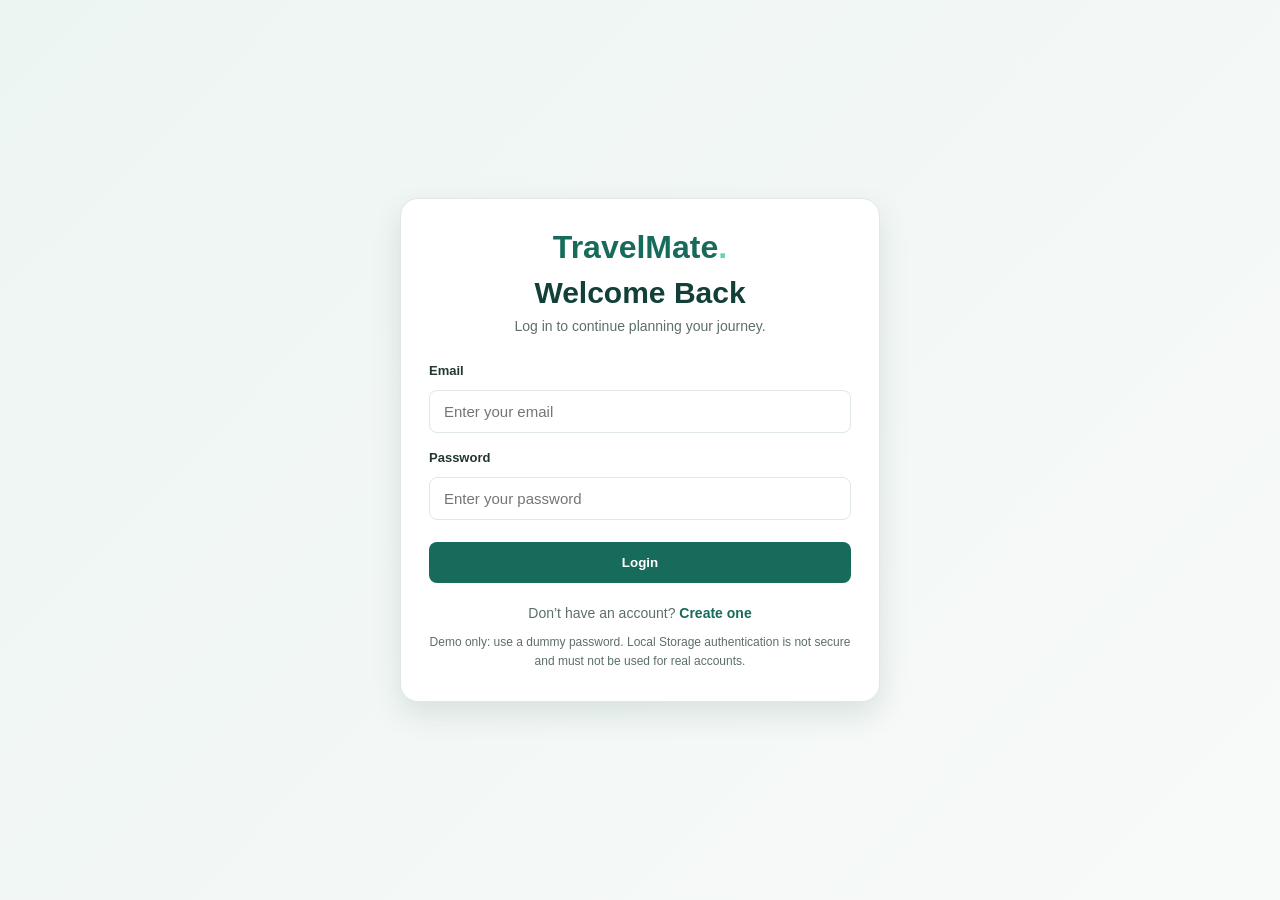
<file: trips.html>
<!DOCTYPE html>
<html lang="en">
<head>
    <meta charset="UTF-8">
    <meta name="viewport" content="width=device-width, initial-scale=1.0">
    <title>My Trips | TravelMate</title>
    <link rel="stylesheet" href="css/trips.css">
</head>
<body data-requires-auth="true">

<div class="dashboard">

    <!-- Sidebar -->
    <aside class="sidebar" id="sidebar">
        <div class="brand">TravelMate<span>.</span></div>

        <nav class="sidebar-nav">
            <p class="nav-heading">MENU</p>

            <a href="index.html" class="nav-link">⌂ Dashboard</a>
            <a href="destinations.html" class="nav-link">⌖ Destinations</a>
            <a href="trips.html" class="nav-link active">✈ My Trips</a>
            <a href="itinerary.html" class="nav-link">▤ Itinerary</a>

            <p class="nav-heading">PERSONAL</p>

            <a href="budget.html" class="nav-link">₹ Budget Planner</a>
            <a href="favorites.html" class="nav-link">♡ Favorites</a>
        </nav>

        <div class="sidebar-bottom">
            <p>Plan your next adventure!</p>
            <span>TravelMate © 2026</span>
        </div>
    </aside>

    <!-- Main area -->
    <main class="main-content">

        <header class="topbar">
            <button class="menu-toggle" id="menuToggle">☰</button>
            <div style="display: flex;flex-direction: column; align-items: center;">
                <p class="topbar-label">TRAVEL PLANNER</p>
                <h2>My Trips</h2>
            </div>
            <div class="profile-group">
                <button type="button" class="profile-avatar" id="profileAvatar"
                    aria-haspopup="menu" aria-controls="profileMenu"
                    aria-expanded="false" aria-label="Open profile menu" hidden></button>
                <div class="profile-menu" id="profileMenu" role="menu" hidden>
                    <button type="button" class="profile-menu-item" id="logoutButton"
                        role="menuitem">Logout</button>
                </div>
            </div>
        </header>

        <section class="page-content">

            <div class="welcome-section">
                <div>
                    <h1>Your Adventures</h1>
                    <p>Organize your trips and make every journey memorable.</p>
                </div>

                <div class="trip-page-actions">
                    <button type="button" class="secondary-btn" id="printTripsButton">Print Trips</button>
                    <button type="button" class="primary-btn" id="openTripModal">
                        + Add New Trip
                    </button>
                </div>
            </div>

            <!-- Trip summary -->
            <div class="summary-grid">
                <div class="summary-card">
                    <span>Total Trips</span>
                    <h2 id="totalTrips">0</h2>
                </div>

                <div class="summary-card">
                    <span>Upcoming Trips</span>
                    <h2 id="upcomingTrips">0</h2>
                </div>

                <div class="summary-card">
                    <span>Completed Trips</span>
                    <h2 id="completedTrips">0</h2>
                </div>
            </div>

            <!-- Search -->
            <div class="trip-toolbar">
                <input
                    type="search"
                    id="tripSearch"
                    placeholder="Search your trips..."
                >

                <select id="tripFilter">
                    <option value="all">All Trips</option>
                    <option value="upcoming">Upcoming</option>
                    <option value="completed">Completed</option>
                </select>
            </div>

            <!-- Cards appear here -->
            <div class="trip-grid" id="tripList"></div>

            <div class="empty-state" id="emptyState">
                <div class="empty-icon">✈</div>
                <h3>No trips found</h3>
                <p>Start planning your next adventure!</p>
                <button class="primary-btn" id="emptyAddButton">
                    Create Your First Trip
                </button>
            </div>

        </section>
    </main>
</div>

<!-- Add/Edit Trip Popup -->
<dialog id="tripModal" class="trip-modal">
    <div class="modal-header">
        <div style="display: flex;flex-direction: column; align-items: center;">
            <p class="topbar-label">TRIP MANAGEMENT</p>
            <h2 id="modalTitle">Create New Trip</h2>
        </div>
        <button type="button" class="close-btn" id="closeTripModal">×</button>
    </div>

    <form id="tripForm">
        <label for="tripName">Trip Name</label>
        <input type="text" id="tripName" placeholder="e.g. Summer Vacation" required>

        <label for="destination">Destination</label>
        <input type="text" id="destination" placeholder="e.g. Manali" required>

        <div class="form-row">
            <div>
                <label for="startDate">Start Date</label>
                <input type="date" id="startDate" required>
            </div>

            <div>
                <label for="endDate">End Date</label>
                <input type="date" id="endDate" required>
            </div>
        </div>

        <label for="travelers">Number of Travelers</label>
        <input type="number" id="travelers" min="1" value="1" required>

        <label for="budget">Estimated Budget (₹)</label>
        <input type="number" id="budget" min="0" placeholder="e.g. 10000">

        <label for="notes">Notes</label>
        <textarea id="notes" rows="3" placeholder="Additional trip details..."></textarea>

        <div class="modal-actions">
            <button type="button" class="secondary-btn" id="cancelTrip">Cancel</button>
            <button type="submit" class="primary-btn">Save Trip</button>
        </div>
    </form>
</dialog>

<dialog id="customAlertModal" class="custom-alert-modal">
    <div class="custom-alert-content">
        <p id="customAlertText">Message</p>
        <button type="button" class="primary-btn" id="closeCustomAlert">OK</button>
    </div>
</dialog>

<dialog id="confirmModal" class="confirm-modal">
    <div class="modal-header">
        <div>
            <p class="topbar-label">CONFIRM ACTION</p>
            <h2>Delete Trip</h2>
        </div>
        <button type="button" class="close-btn" id="closeConfirmModal">×</button>
    </div>

    <p id="confirmMessage">Are you sure you want to delete this trip?</p>

    <div class="modal-actions">
        <button type="button" class="secondary-btn" id="cancelConfirmDelete">Cancel</button>
        <button type="button" class="primary-btn" id="confirmDeleteBtn">Delete</button>
    </div>
</dialog>

<script src="js/main.js"></script>
<script src="js/auth.js"></script>
<script src="js/trips.js"></script>
</body>
</html>
</file>
<file: css/style.css>
/* General Styling */
* {
    margin: 0;
    padding: 0;
    box-sizing: border-box;
    font-family: Arial, sans-serif;
}

html {
    scroll-behavior: smooth;
}

body {
    background: #ffffff;
    color: #222;
}

/* Navigation */
.navbar {
    display: flex;
    justify-content: space-between;
    align-items: center;
    padding: 20px 8%;
    background: white;
}

.logo {
    color: #176b5b;
    font-size: 26px;
}

.nav-links {
    display: flex;
    list-style: none;
    gap: 30px;
}

.nav-links a {
    text-decoration: none;
    color: #333;
}

.nav-button,
.primary-button {
    background: #176b5b;
    color: white;
    padding: 12px 22px;
    border-radius: 6px;
    text-decoration: none;
}

.nav-actions {
    display: flex;
    align-items: center;
    gap: 8px;
}

.nav-actions[hidden] {
    display: none;
}

.signup-button {
    background: #e5f3ee;
    color: #176b5b;
}

.signup-button:hover {
    background: #d3ebe1;
}

/* Hero Section */
.hero {
    min-height: 550px;
    display: flex;
    align-items: center;
    padding: 70px 10%;
    background: linear-gradient(120deg, #e2f3ed, #f4f8f5);
}

.hero-content {
    max-width: 600px;
}

.tagline {
    color: #176b5b;
    font-weight: bold;
    letter-spacing: 2px;
    margin-bottom: 20px;
}

.hero h1 {
    font-size: 58px;
    line-height: 1.15;
    margin-bottom: 20px;
}

.hero-description {
    font-size: 17px;
    line-height: 1.7;
    color: #555;
    margin-bottom: 30px;
}

/* Features */
.features {
    padding: 75px 8%;
    text-align: center;
}

.features h2,
.about h2 {
    margin-bottom: 35px;
    font-size: 30px;
}

.feature-container {
    display: flex;
    gap: 25px;
    justify-content: center;
}

.feature-card {
    flex: 1;
    padding: 35px 20px;
    background: #f4f8f6;
    border-radius: 12px;
}

.feature-card h3 {
    color: #176b5b;
    margin-bottom: 15px;
}

.feature-card p {
    color: #666;
    line-height: 1.6;
}

/* About */
.about {
    text-align: center;
    padding: 65px 10%;
    background: #eaf4ef;
}

.about p {
    line-height: 1.7;
    color: #555;
}

/* Footer */
footer {
    background: #163e36;
    color: white;
    text-align: center;
    padding: 22px;
}

/* Custom Alert Dialog */
.custom-alert-modal {
    width: min(420px, calc(100% - 30px));
    border: none;
    border-radius: 14px;
    padding: 0;
    margin: auto;
    background: white;
}

.custom-alert-modal::backdrop {
    background: rgba(10, 30, 25, 0.55);
}

.custom-alert-content {
    padding: 28px 24px 20px;
    text-align: center;
}

.custom-alert-content p {
    color: #2f413d;
    font-size: 16px;
    line-height: 1.6;
    margin-bottom: 18px;
}

.custom-alert-content .primary-btn {
    display: inline-block;
    border: none;
    cursor: pointer;
}

.home-content {
    padding-bottom: 48px;
}

.home-eyebrow,
.destination-eyebrow {
    color: #176b5b;
    font-size: 11px;
    font-weight: bold;
    letter-spacing: 1.5px;
    margin-bottom: 9px;
}

.home-hero {
    position: relative;
    display: flex;
    align-items: center;
    justify-content: space-between;
    gap: 30px;
    overflow: hidden;
    min-height: 255px;
    margin: 0 0 38px;
    padding: 38px 42px;
    border-radius: 16px;
    background: linear-gradient(120deg, #123f38, #216b5c);
    color: white;
}

.home-hero > div:first-child {
    position: relative;
    z-index: 1;
    max-width: 650px;
}

.home-hero-label {
    color: #9de3c7;
    font-size: 11px;
    font-weight: bold;
    letter-spacing: 1.6px;
    margin-bottom: 12px;
}

.home-hero h2 {
    max-width: 560px;
    font-size: clamp(25px, 3vw, 36px);
    line-height: 1.2;
    margin-bottom: 12px;
}

.home-hero p:not(.home-hero-label) {
    max-width: 520px;
    color: #d3e6df;
    font-size: 14px;
    line-height: 1.7;
}

.home-hero-actions {
    display: flex;
    flex-wrap: wrap;
    gap: 10px;
    margin-top: 22px;
}

.home-primary-link,
.home-secondary-link {
    display: inline-block;
    padding: 11px 16px;
    border-radius: 7px;
    font-size: 13px;
    font-weight: bold;
    text-decoration: none;
}

.home-primary-link {
    background: #ffffff;
    color: #176b5b;
}

.home-secondary-link {
    border: 1px solid rgba(255, 255, 255, 0.45);
    color: white;
}

.home-hero-mark {
    position: absolute;
    right: 55px;
    top: 50%;
    transform: translateY(-50%) rotate(-12deg);
    color: rgba(255, 255, 255, 0.1);
    font-size: 150px;
}

.home-modules .section-heading {
    display: flex;
    justify-content: space-between;
    align-items: flex-end;
    gap: 20px;
    margin-bottom: 18px;
}

.home-modules .section-heading h2 {
    color: #25332f;
    font-size: 23px;
}

.home-modules .section-heading > p {
    color: #788780;
    font-size: 13px;
}

.home-module-grid {
    display: grid;
    grid-template-columns: repeat(3, minmax(0, 1fr));
    gap: 18px;
}

.home-module-card {
    display: flex;
    min-height: 205px;
    flex-direction: column;
    align-items: flex-start;
    padding: 22px;
    border: 1px solid #e8eeeb;
    border-radius: 13px;
    background: white;
    color: inherit;
    text-decoration: none;
    transition: transform 0.2s, box-shadow 0.2s;
}

.home-module-card:hover {
    transform: translateY(-3px);
    box-shadow: 0 8px 24px rgba(20, 60, 45, 0.08);
}

.module-icon {
    display: grid;
    width: 42px;
    height: 42px;
    place-items: center;
    margin-bottom: 16px;
    border-radius: 11px;
    background: #e5f3ee;
    color: #176b5b;
    font-size: 21px;
}

.home-module-card h3 {
    margin-bottom: 8px;
    color: #25332f;
    font-size: 17px;
}

.home-module-card p {
    margin-bottom: 18px;
    color: #788780;
    font-size: 13px;
    line-height: 1.6;
}

.module-link {
    display: flex;
    gap: 8px;
    margin-top: auto;
    color: #176b5b;
    font-size: 13px;
    font-weight: bold;
}

.home-dashboard-section {
    margin-bottom: 38px;
}

.home-summary-grid {
    display: grid;
    grid-template-columns: repeat(4, minmax(0, 1fr));
    gap: 16px;
    margin-bottom: 24px;
}

.home-summary-grid .summary-card {
    min-width: 0;
}

.home-guest-notice {
    display: flex;
    align-items: center;
    justify-content: space-between;
    gap: 20px;
    margin-bottom: 32px;
    padding: 21px 24px;
    border: 1px solid #e8eeeb;
    border-radius: 12px;
    background: white;
}

.home-guest-notice h2 {
    margin-bottom: 6px;
    color: #25332f;
    font-size: 17px;
}

.home-guest-notice p {
    color: #788780;
    font-size: 13px;
    line-height: 1.5;
}

.home-guest-notice[hidden],
.home-dashboard-section[hidden],
.home-activity-empty[hidden],
.home-dashboard-error[hidden] {
    display: none;
}

.home-recent-activities {
    padding: 23px;
    border: 1px solid #e8eeeb;
    border-radius: 13px;
    background: white;
}

.home-recent-activities .section-heading {
    display: flex;
    align-items: flex-end;
    justify-content: space-between;
    gap: 16px;
    margin-bottom: 14px;
}

.home-recent-activities .section-heading h2 {
    color: #25332f;
    font-size: 21px;
}

.home-view-link {
    color: #176b5b;
    font-size: 13px;
    font-weight: bold;
    text-decoration: none;
    white-space: nowrap;
}

.home-activity-list {
    display: grid;
}

.home-activity-card {
    display: flex;
    align-items: center;
    justify-content: space-between;
    gap: 18px;
    padding: 15px 0;
    border-top: 1px solid #edf1ef;
}

.home-activity-details {
    min-width: 0;
}

.home-activity-card h3 {
    overflow-wrap: anywhere;
    margin-bottom: 5px;
    color: #25332f;
    font-size: 15px;
}

.home-activity-trip,
.home-activity-location {
    margin-top: 4px;
    color: #788780;
    font-size: 12px;
}

.home-activity-date {
    flex-shrink: 0;
    color: #176b5b;
    font-size: 12px;
    font-weight: bold;
}

.home-activity-empty {
    padding: 18px 0 4px;
    border-top: 1px solid #edf1ef;
    color: #788780;
    font-size: 13px;
}

.home-dashboard-error {
    margin-bottom: 30px;
    padding: 18px;
    border: 1px solid #e9c6c6;
    border-radius: 10px;
    background: #fff5f5;
    color: #a63636;
    font-size: 14px;
}

/* Mobile Responsive */
@media (max-width: 700px) {
    .navbar {
        flex-wrap: wrap;
        gap: 18px;
    }

    .nav-links {
        gap: 15px;
    }

    .hero h1 {
        font-size: 42px;
    }

    .feature-container {
        flex-direction: column;
    }

    .nav-actions {
        gap: 6px;
        margin-left: auto;
    }

    .nav-button {
        padding: 9px 12px;
        font-size: 13px;
    }

    .home-hero {
        padding: 30px 24px;
    }

    .home-hero-mark {
        right: 15px;
        font-size: 100px;
    }

    .home-module-grid {
        grid-template-columns: 1fr;
    }

    .home-summary-grid {
        grid-template-columns: repeat(2, minmax(0, 1fr));
    }
}


/* Hamburger Menu */

.menu-toggle {
    display: none;
    background: none;
    border: none;
    font-size: 30px;
    color: #176b5b;
    cursor: pointer;
}

/* Mobile Navigation */

@media (max-width: 700px) {

    .navbar {
        position: relative;
        justify-content: space-between;
        padding: 18px 5%;
    }

    .menu-toggle {
        display: block;
    }

    .nav-links {
        display: none;
        flex-direction: column;
        align-items: center;
        gap: 20px;

        position: absolute;
        top: 100%;
        left: 0;
        width: 100%;

        padding: 25px;
        background: white;
        box-shadow: 0 5px 10px rgba(0,0,0,0.1);
        z-index: 100;
    }

    .nav-links.active {
        display: flex;
    }

    .nav-links a {
        font-size: 16px;
    }

    .nav-actions {
        margin-left: auto;
    }

    .nav-button {
        padding: 8px 10px;
        font-size: 12px;
    }

    .home-content .welcome-section {
        margin-bottom: 20px;
    }

    .home-modules .section-heading {
        align-items: flex-start;
        flex-direction: column;
        gap: 8px;
    }

    .home-guest-notice {
        align-items: flex-start;
        flex-direction: column;
    }

    .home-recent-activities {
        padding: 18px;
    }

    .home-recent-activities .section-heading {
        align-items: flex-start;
        flex-direction: column;
    }

    .home-activity-card {
        align-items: flex-start;
        flex-direction: column;
        gap: 8px;
    }
}
</file>
<file: css/trips.css>
* {
    margin: 0;
    padding: 0;
    box-sizing: border-box;
}

body {
    font-family: Arial, sans-serif;
    background: #f5f7f8;
    color: #25332f;
}

button, input, select, textarea {
    font: inherit;
}

.dashboard {
    min-height: 100vh;
    display: flex;
}

/* Sidebar */
.sidebar {
    width: 245px;
    background: #123f38;
    color: white;
    padding: 28px 18px;
    display: flex;
    flex-direction: column;
    flex-shrink: 0;
}

.brand {
    font-size: 25px;
    font-weight: bold;
    padding: 0 12px 38px;
}

.brand span {
    color: #61d6b0;
}

.nav-heading {
    color: #9bbab2;
    font-size: 11px;
    letter-spacing: 1.5px;
    margin: 20px 12px 12px;
}

.sidebar-nav {
    display: flex;
    flex-direction: column;
    gap: 7px;
}

.nav-link {
    color: #d4e5df;
    text-decoration: none;
    padding: 13px 12px;
    border-radius: 8px;
    font-size: 14px;
}

.nav-link:hover,
.nav-link.active {
    background: #28665a;
    color: white;
}

.sidebar-bottom {
    margin-top: auto;
    padding: 20px 12px 0;
    color: #d4e5df;
    font-size: 13px;
    line-height: 2;
}

.sidebar-bottom span {
    color: #9bbab2;
    font-size: 11px;
}

/* Main content */
.main-content {
    flex: 1;
    min-width: 0;
}

.topbar {
    height: 85px;
    background: white;
    display: flex;
    align-items: center;
    justify-content: space-between;
    padding: 0 40px;
    border-bottom: 1px solid #e8eeeb;
}

.topbar-label {
    color: #7b9189;
    font-size: 10px;
    letter-spacing: 1.5px;
    margin-bottom: 5px;
}

.topbar h2 {
    font-size: 20px;
}

.profile-group {
    position: relative;
    display: flex;
    align-items: center;
    gap: 10px;
}

.profile-avatar {
    display: grid;
    width: 40px;
    height: 40px;
    place-items: center;
    flex-shrink: 0;
    border: 2px solid #d5ebe2;
    border-radius: 50%;
    background: #176b5b;
    color: white;
    font-size: 15px;
    font-weight: bold;
    cursor: pointer;
}

.profile-avatar:hover {
    background: #105346;
}

.profile-avatar:focus-visible {
    outline: 3px solid #61d6b0;
    outline-offset: 3px;
}

.profile-avatar[hidden] {
    display: none;
}

.profile-menu {
    position: absolute;
    z-index: 20;
    top: calc(100% + 10px);
    right: 0;
    min-width: 145px;
    padding: 6px;
    border: 1px solid #e8eeeb;
    border-radius: 10px;
    background: white;
    box-shadow: 0 8px 24px rgba(20, 60, 45, 0.14);
}

.profile-menu[hidden] {
    display: none;
}

.profile-menu-item {
    width: 100%;
    padding: 10px 12px;
    border: none;
    border-radius: 7px;
    background: white;
    color: #b33a3a;
    text-align: left;
    font-weight: bold;
    cursor: pointer;
}

.profile-menu-item:hover,
.profile-menu-item:focus-visible {
    background: #fff1f1;
}

.menu-toggle {
    display: none;
    border: none;
    background: none;
    font-size: 25px;
    cursor: pointer;
}

.page-content {
    padding: 35px 40px;
    max-width: 1500px;
    margin: auto;
}

.welcome-section {
    display: flex;
    justify-content: space-between;
    align-items: center;
    gap: 20px;
    margin-bottom: 30px;
}

.welcome-section h1 {
    font-size: 27px;
    margin-bottom: 9px;
}

.welcome-section p {
    color: #788780;
    font-size: 14px;
}

.trip-page-actions {
    display: flex;
    align-items: center;
    gap: 10px;
    flex-wrap: wrap;
}

/* Buttons */
.primary-btn {
    background: #176b5b;
    color: white;
    border: none;
    border-radius: 8px;
    padding: 12px 19px;
    cursor: pointer;
    font-weight: bold;
}

.primary-btn:hover {
    background: #105346;
}

.secondary-btn {
    background: #edf1ef;
    color: #33453e;
    border: none;
    border-radius: 8px;
    padding: 12px 19px;
    cursor: pointer;
}

/* Summary cards */
.summary-grid {
    display: grid;
    grid-template-columns: repeat(3, 1fr);
    gap: 18px;
    margin-bottom: 30px;
}

.summary-card {
    background: white;
    padding: 23px;
    border: 1px solid #e9efec;
    border-radius: 12px;
}

.summary-card span {
    color: #788780;
    font-size: 13px;
}

.summary-card h2 {
    font-size: 28px;
    margin-top: 12px;
    color: #176b5b;
}

/* Search and filter */
.trip-toolbar {
    display: flex;
    gap: 12px;
    margin-bottom: 24px;
}

.trip-toolbar input,
.trip-toolbar select {
    background: white;
    border: 1px solid #dfe8e3;
    border-radius: 8px;
    padding: 12px 14px;
    outline: none;
}

.trip-toolbar input {
    flex: 1;
    min-width: 0;
}

.trip-toolbar input:focus,
.trip-toolbar select:focus {
    border-color: #176b5b;
}

/* Trip card grid */
.trip-grid {
    display: grid;
    grid-template-columns: repeat(auto-fit, minmax(250px, 1fr));
    gap: 20px;
}

.trip-card {
    background: white;
    border: 1px solid #e8eeeb;
    border-radius: 13px;
    padding: 22px;
    transition: 0.2s;
}

.trip-card:hover {
    transform: translateY(-3px);
    box-shadow: 0 8px 24px rgba(20, 60, 45, 0.08);
}

.trip-card h3 {
    margin-bottom: 8px;
    font-size: 19px;
}

.trip-destination {
    color: #176b5b;
    font-weight: bold;
    margin-bottom: 17px;
}

.trip-detail {
    color: #718078;
    font-size: 13px;
    margin: 10px 0;
}

.trip-status {
    display: inline-block;
    background: #e5f3ee;
    color: #176b5b;
    padding: 6px 10px;
    border-radius: 20px;
    font-size: 11px;
    margin: 8px 0 15px;
}

.trip-actions {
    display: flex;
    gap: 10px;
    border-top: 1px solid #edf1ef;
    padding-top: 14px;
}

.trip-actions button {
    display: inline-flex;
    align-items: center;
    gap: 6px;
    padding: 8px 12px;
    border: 1px solid #cfe5dc;
    border-radius: 7px;
    background: #e8f4ef;
    color: #176b5b;
    cursor: pointer;
    font-weight: bold;
    font-size: 13px;
    transition: background 0.2s, border-color 0.2s;
}

.trip-actions button:hover {
    border-color: #b6d9cc;
    background: #dcefe8;
}

.trip-actions button:focus-visible {
    outline: 3px solid #61d6b0;
    outline-offset: 2px;
}

.trip-action-icon {
    font-size: 16px;
    line-height: 1;
}

.trip-actions .delete-btn {
    border-color: #f0d1d1;
    background: #fff5f5;
    color: #c34b4b;
}

.trip-actions .delete-btn:hover {
    border-color: #e8bcbc;
    background: #fdeaea;
}

/* Empty state */
.empty-state {
    text-align: center;
    padding: 55px 20px;
    color: #788780;
    display: none;
}

.empty-icon {
    font-size: 42px;
    margin-bottom: 15px;
}

.empty-state h3 {
    color: #25332f;
    margin-bottom: 8px;
}

.empty-state p {
    margin-bottom: 18px;
}

/* Popup modal */
.trip-modal {
    width: min(520px, calc(100% - 30px));
    max-height: 95vh;
    overflow-y: auto;
    border: none;
    border-radius: 15px;
    padding: 28px;
    margin: auto;
    scrollbar-width: none;
    -ms-overflow-style: none;
}

.trip-modal::-webkit-scrollbar {
    display: none;
}

.trip-modal::backdrop {
    background: rgba(10, 30, 25, 0.55);
}

.custom-alert-modal {
    width: min(420px, calc(100% - 30px));
    border: none;
    border-radius: 14px;
    padding: 0;
    margin: auto;
    background: white;
}

.custom-alert-modal::backdrop {
    background: rgba(10, 30, 25, 0.55);
}

.custom-alert-content {
    padding: 28px 24px 20px;
    text-align: center;
}

.custom-alert-content p {
    color: #2f413d;
    font-size: 16px;
    line-height: 1.6;
    margin-bottom: 18px;
}

.confirm-modal {
    width: min(420px, calc(100% - 30px));
    border: none;
    border-radius: 15px;
    padding: 28px;
    margin: auto;
    background: white;
}

.confirm-modal::backdrop {
    background: rgba(10, 30, 25, 0.55);
}

.confirm-modal p {
    color: #40534d;
    font-size: 15px;
    line-height: 1.6;
    margin-bottom: 10px;
}

.modal-header {
    display: flex;
    justify-content: space-between;
    align-items: flex-start;
    margin-bottom: 25px;
}

.modal-header h2 {
    font-size: 22px;
}

.close-btn {
    border: none;
    background: none;
    font-size: 28px;
    cursor: pointer;
    color: #718078;
}

.trip-modal label {
    display: block;
    font-size: 13px;
    font-weight: bold;
    margin: 15px 0 7px;
}

.trip-modal input,
.trip-modal textarea {
    width: 100%;
    padding: 11px;
    border: 1px solid #dfe8e3;
    border-radius: 7px;
    outline: none;
}

.trip-modal input:focus,
.trip-modal textarea:focus {
    border-color: #176b5b;
}

.trip-modal textarea {
    resize: vertical;
}

.form-row {
    display: grid;
    grid-template-columns: 1fr 1fr;
    gap: 12px;
}

.modal-actions {
    display: flex;
    justify-content: flex-end;
    gap: 10px;
    margin-top: 25px;
}

/* Responsive */
@media (max-width: 850px) {
    .sidebar {
        position: fixed;
        top: 0;
        bottom: 0;
        left: -260px;
        z-index: 10;
        transition: left 0.25s;
    }

    .sidebar.open {
        left: 0;
    }

    .menu-toggle {
        display: block;
    }

    .topbar {
        padding: 0 20px;
    }

    .page-content {
        padding: 25px 20px;
    }
}

@media (max-width: 600px) {
    .welcome-section {
        align-items: flex-start;
        flex-direction: column;
    }

    .trip-page-actions {
        width: 100%;
    }

    .trip-page-actions button {
        flex: 1;
    }

    .summary-grid {
        grid-template-columns: 1fr;
    }

    .trip-toolbar {
        flex-direction: column;
    }

    .form-row {
        grid-template-columns: 1fr;
        gap: 0;
    }
}

@media print {
    @page {
        margin: 14mm;
    }

    body {
        background: white;
        color: #111;
    }

    .sidebar,
    .topbar,
    .trip-toolbar,
    .trip-page-actions,
    .trip-actions,
    dialog,
    .menu-toggle {
        display: none !important;
    }

    .dashboard,
    .main-content {
        display: block;
        width: 100%;
        min-height: 0;
    }

    .page-content {
        max-width: none;
        padding: 0;
    }

    .trip-grid {
        grid-template-columns: repeat(2, minmax(0, 1fr));
        gap: 12px;
    }

    .trip-card {
        break-inside: avoid;
        border-color: #ccc;
        box-shadow: none !important;
    }

    .trip-card:hover {
        transform: none;
    }

    .empty-state .primary-btn {
        display: none !important;
    }
}
</file>
<file: css/budget.css>
.budget-summary .summary-card h2 {
    overflow-wrap: anywhere;
}

.budget-summary #totalRemaining.over-budget {
    color: #b33a3a;
}

.budget-error {
    margin-bottom: 20px;
    padding: 16px 18px;
    border: 1px solid #e9c6c6;
    border-radius: 10px;
    background: #fff5f5;
    color: #a63636;
    font-size: 14px;
}

.budget-trip-list {
    display: grid;
    gap: 20px;
}

.budget-trip-card {
    min-width: 0;
    padding: 24px;
    border: 1px solid #e8eeeb;
    border-radius: 13px;
    background: white;
}

.budget-trip-header {
    display: flex;
    align-items: flex-start;
    justify-content: space-between;
    gap: 16px;
    margin-bottom: 20px;
}

.budget-trip-header h3 {
    margin-bottom: 5px;
    color: #25332f;
    font-size: 19px;
    overflow-wrap: anywhere;
}

.budget-trip-destination {
    color: #788780;
    font-size: 13px;
}

.budget-add-expense {
    flex-shrink: 0;
    padding: 9px 13px;
    border: 1px solid #cfe5dc;
    border-radius: 7px;
    background: #e8f4ef;
    color: #176b5b;
    font-weight: bold;
    cursor: pointer;
}

.budget-add-expense:hover {
    background: #dcefe8;
}

.budget-add-expense:focus-visible,
.budget-delete-expense:focus-visible {
    outline: 3px solid #61d6b0;
    outline-offset: 2px;
}

.budget-trip-metrics {
    display: grid;
    grid-template-columns: repeat(3, minmax(0, 1fr));
    gap: 12px;
    margin-bottom: 18px;
}

.budget-trip-metric {
    min-width: 0;
    padding: 13px 15px;
    border-radius: 9px;
    background: #f5f8f6;
}

.budget-trip-metric span {
    display: block;
    margin-bottom: 6px;
    color: #788780;
    font-size: 12px;
}

.budget-trip-metric strong {
    color: #25332f;
    font-size: 17px;
    overflow-wrap: anywhere;
}

.budget-trip-metric.remaining strong {
    color: #176b5b;
}

.budget-trip-metric.remaining.over-budget strong {
    color: #b33a3a;
}

.budget-progress-label {
    display: flex;
    justify-content: space-between;
    gap: 10px;
    margin-bottom: 7px;
    color: #788780;
    font-size: 12px;
}

.budget-progress-track {
    height: 8px;
    overflow: hidden;
    border-radius: 10px;
    background: #e8eeeb;
}

.budget-progress-fill {
    height: 100%;
    border-radius: inherit;
    background: #2e9b7a;
    transition: width 0.2s ease;
}

.budget-progress-fill.over-budget {
    background: #c34b4b;
}

.budget-expenses {
    margin-top: 21px;
}

.budget-expenses h4 {
    margin-bottom: 7px;
    color: #25332f;
    font-size: 14px;
}

.budget-expense-list {
    display: grid;
    padding: 0;
    list-style: none;
}

.budget-expense-item {
    display: flex;
    align-items: center;
    justify-content: space-between;
    gap: 14px;
    padding: 12px 0;
    border-top: 1px solid #edf1ef;
}

.budget-expense-details {
    min-width: 0;
}

.budget-expense-details strong {
    display: block;
    margin-bottom: 4px;
    color: #33453e;
    font-size: 13px;
    overflow-wrap: anywhere;
}

.budget-expense-details span {
    color: #788780;
    font-size: 11px;
}

.budget-expense-actions {
    display: flex;
    align-items: center;
    gap: 12px;
    flex-shrink: 0;
}

.budget-expense-amount {
    color: #25332f;
    font-size: 13px;
    font-weight: bold;
}

.budget-delete-expense {
    padding: 5px 9px;
    border: 1px solid #f0d1d1;
    border-radius: 6px;
    background: #fff5f5;
    color: #b33a3a;
    cursor: pointer;
}

.budget-delete-expense:hover {
    background: #fdeaea;
}

.budget-no-expenses {
    padding: 12px 0;
    border-top: 1px solid #edf1ef;
    color: #788780;
    font-size: 13px;
}

.budget-empty {
    padding: 55px 20px;
    border: 1px solid #e8eeeb;
    border-radius: 13px;
    background: white;
    color: #788780;
    text-align: center;
}

.budget-empty h3 {
    margin: 0 0 8px;
    color: #25332f;
}

.budget-empty p {
    margin-bottom: 18px;
    font-size: 14px;
}

.budget-empty .primary-btn {
    display: inline-block;
    text-decoration: none;
}

.budget-modal select,
.budget-modal input {
    width: 100%;
    padding: 11px;
    border: 1px solid #dfe8e3;
    border-radius: 7px;
    outline: none;
}

.budget-modal select:focus,
.budget-modal input:focus {
    border-color: #176b5b;
}

.budget-modal label {
    display: block;
    margin: 15px 0 7px;
    font-size: 13px;
    font-weight: bold;
}

.budget-empty[hidden],
#budgetData[hidden],
.budget-error[hidden] {
    display: none;
}

@media (max-width: 600px) {
    .budget-trip-card {
        padding: 18px;
    }

    .budget-trip-header {
        flex-direction: column;
    }

    .budget-trip-metrics {
        grid-template-columns: 1fr;
    }

    .budget-expense-item {
        align-items: flex-start;
    }

    .budget-expense-actions {
        align-items: flex-end;
        flex-direction: column;
        gap: 6px;
    }
}
</file>
<file: css/destinations.css>
.destination-content {
    padding-bottom: 48px;
}

.destination-content .welcome-section {
    margin-bottom: 24px;
}

.destination-content .welcome-section h1 {
    margin-bottom: 8px;
}

.destination-content .welcome-section p:not(.destination-eyebrow) {
    color: #788780;
    font-size: 14px;
}

.destination-controls {
    display: flex;
    gap: 12px;
    margin-bottom: 22px;
}

.destination-controls input,
.destination-controls select {
    min-height: 45px;
    padding: 11px 14px;
    border: 1px solid #dfe8e3;
    border-radius: 8px;
    background: white;
    color: #25332f;
    font: inherit;
    outline: none;
}

.destination-controls input {
    flex: 1;
    min-width: 0;
}

.destination-controls select {
    min-width: 185px;
}

.destination-controls input:focus,
.destination-controls select:focus {
    border-color: #176b5b;
}

.destination-container {
    display: grid;
    grid-template-columns: repeat(auto-fit, minmax(230px, 1fr));
    gap: 18px;
}

.destination-card {
    position: relative;
    overflow: hidden;
    border: 1px solid #e8eeeb;
    border-radius: 13px;
    background: white;
    transition: transform 0.2s, box-shadow 0.2s;
}

.favorite-toggle {
    position: absolute;
    z-index: 1;
    top: 12px;
    right: 12px;
    display: grid;
    width: 40px;
    height: 40px;
    place-items: center;
    border: 1px solid rgba(255, 255, 255, 0.8);
    border-radius: 50%;
    background: rgba(255, 255, 255, 0.94);
    color: #788780;
    font-size: 23px;
    line-height: 1;
    cursor: pointer;
    box-shadow: 0 2px 8px rgba(20, 60, 45, 0.14);
}

.favorite-toggle:hover,
.favorite-toggle[aria-pressed="true"] {
    color: #c34b62;
}

.favorite-toggle:focus-visible {
    outline: 3px solid #61d6b0;
    outline-offset: 2px;
}

.favorite-toggle:disabled {
    cursor: not-allowed;
    opacity: 0.55;
}

.favorite-status {
    min-height: 18px;
    margin: -12px 0 14px;
    color: #176b5b;
    font-size: 13px;
}

.destination-card:hover {
    transform: translateY(-3px);
    box-shadow: 0 8px 24px rgba(20, 60, 45, 0.08);
}

.destination-card img {
    display: block;
    width: 100%;
    height: 185px;
    object-fit: cover;
    background: #e5f3ee;
}

.destination-info {
    padding: 17px 19px 19px;
}

.destination-category {
    display: inline-block;
    margin-bottom: 10px;
    padding: 5px 9px;
    border-radius: 20px;
    background: #e5f3ee;
    color: #176b5b;
    font-size: 11px;
    font-weight: bold;
}

.destination-info h3 {
    margin-bottom: 6px;
    color: #25332f;
    font-size: 18px;
}

.destination-info p {
    color: #788780;
    font-size: 13px;
    line-height: 1.5;
}

#noResults {
    display: none;
    padding: 35px 20px;
    color: #788780;
    text-align: center;
}

@media (max-width: 600px) {
    .destination-controls {
        flex-direction: column;
    }

    .destination-controls select {
        width: 100%;
    }

    .destination-container {
        grid-template-columns: 1fr;
    }
}
</file>
<file: css/favorites.css>
.favorites-content .welcome-section {
    align-items: flex-end;
}

.favorites-browse-link {
    flex-shrink: 0;
    color: #176b5b;
    font-size: 13px;
    font-weight: bold;
    text-decoration: none;
}

.favorites-browse-link:hover {
    text-decoration: underline;
}

.favorites-status {
    min-height: 18px;
    margin-bottom: 12px;
    color: #176b5b;
    font-size: 13px;
}

.favorites-controls {
    margin-bottom: 22px;
}

.favorites-no-results {
    padding: 35px 20px;
    color: #788780;
    text-align: center;
}

.favorites-error {
    margin-bottom: 20px;
    padding: 16px 18px;
    border: 1px solid #e9c6c6;
    border-radius: 10px;
    background: #fff5f5;
    color: #a63636;
    font-size: 14px;
}

.favorites-empty {
    padding: 55px 20px;
    border: 1px solid #e8eeeb;
    border-radius: 13px;
    background: white;
    color: #788780;
    text-align: center;
}

.favorites-empty h3 {
    margin-bottom: 8px;
    color: #25332f;
}

.favorites-empty p {
    margin-bottom: 18px;
    font-size: 14px;
}

.favorites-empty .primary-btn {
    display: inline-block;
    text-decoration: none;
}

.favorites-empty[hidden],
#favoritesControls[hidden],
#favoritesNoResults[hidden],
#favoritesData[hidden],
.favorites-error[hidden] {
    display: none;
}

@media (max-width: 600px) {
    .favorites-content .welcome-section {
        align-items: flex-start;
        flex-direction: column;
    }
}
</file>
<file: css/itinerary.css>
* {
    margin: 0;
    padding: 0;
    box-sizing: border-box;
}

body {
    font-family: Arial, sans-serif;
    background: #f5f7f8;
    color: #25332f;
}

button, input, select, textarea {
    font: inherit;
}

.dashboard {
    min-height: 100vh;
    display: flex;
}

/* Sidebar */
.sidebar {
    width: 245px;
    background: #123f38;
    color: white;
    padding: 28px 18px;
    display: flex;
    flex-direction: column;
    flex-shrink: 0;
}

.brand {
    font-size: 25px;
    font-weight: bold;
    padding: 0 12px 38px;
}

.brand span {
    color: #61d6b0;
}

.sidebar-nav {
    display: flex;
    flex-direction: column;
    gap: 7px;
}

.nav-heading {
    color: #9bbab2;
    font-size: 11px;
    letter-spacing: 1.5px;
    margin: 20px 12px 12px;
}

.nav-link {
    color: #d4e5df;
    text-decoration: none;
    padding: 13px 12px;
    border-radius: 8px;
    font-size: 14px;
}

.nav-link:hover,
.nav-link.active {
    background: #28665a;
    color: white;
}

.sidebar-bottom {
    margin-top: auto;
    padding: 20px 12px 0;
    color: #d4e5df;
    font-size: 13px;
    line-height: 2;
}

.sidebar-bottom span {
    color: #9bbab2;
    font-size: 11px;
}

/* Main area */
.main-content {
    flex: 1;
    min-width: 0;
}

.topbar {
    height: 85px;
    background: white;
    display: flex;
    align-items: center;
    justify-content: space-between;
    padding: 0 40px;
    border-bottom: 1px solid #e8eeeb;
}

.topbar-label {
    color: #7b9189;
    font-size: 10px;
    letter-spacing: 1.5px;
    margin-bottom: 5px;
}

.topbar h2 {
    font-size: 20px;
}

.profile-group {
    position: relative;
    display: flex;
    align-items: center;
    gap: 10px;
}

.profile-avatar {
    display: grid;
    width: 40px;
    height: 40px;
    place-items: center;
    flex-shrink: 0;
    border: 2px solid #d5ebe2;
    border-radius: 50%;
    background: #176b5b;
    color: white;
    font-size: 15px;
    font-weight: bold;
    cursor: pointer;
}

.profile-avatar:hover {
    background: #105346;
}

.profile-avatar:focus-visible {
    outline: 3px solid #61d6b0;
    outline-offset: 3px;
}

.profile-avatar[hidden] {
    display: none;
}

.profile-menu {
    position: absolute;
    z-index: 20;
    top: calc(100% + 10px);
    right: 0;
    min-width: 145px;
    padding: 6px;
    border: 1px solid #e8eeeb;
    border-radius: 10px;
    background: white;
    box-shadow: 0 8px 24px rgba(20, 60, 45, 0.14);
}

.profile-menu[hidden] {
    display: none;
}

.profile-menu-item {
    width: 100%;
    padding: 10px 12px;
    border: none;
    border-radius: 7px;
    background: white;
    color: #b33a3a;
    text-align: left;
    font-weight: bold;
    cursor: pointer;
}

.profile-menu-item:hover,
.profile-menu-item:focus-visible {
    background: #fff1f1;
}

.menu-toggle {
    display: none;
    border: none;
    background: none;
    font-size: 25px;
    cursor: pointer;
}

.page-content {
    padding: 35px 40px;
    max-width: 1500px;
    margin: auto;
}

.welcome-section {
    display: flex;
    justify-content: space-between;
    align-items: center;
    gap: 20px;
    margin-bottom: 28px;
}

.welcome-section h1 {
    font-size: 27px;
    margin-bottom: 9px;
}

.welcome-section p {
    color: #788780;
    font-size: 14px;
}

.itinerary-page-actions {
    display: flex;
    align-items: center;
    gap: 10px;
    flex-wrap: wrap;
}

.itinerary-page-actions button:disabled {
    cursor: not-allowed;
    opacity: 0.55;
}

.itinerary-print-header {
    margin-bottom: 20px;
    padding: 18px 20px;
    border: 1px solid #e8eeeb;
    border-radius: 12px;
    background: white;
}

.itinerary-print-header h1 {
    margin-bottom: 6px;
    color: #25332f;
    font-size: 22px;
}

.itinerary-print-header p {
    color: #788780;
    font-size: 13px;
}

.itinerary-print-header[hidden] {
    display: none;
}

/* Buttons */
.primary-btn {
    background: #176b5b;
    color: white;
    border: none;
    border-radius: 8px;
    padding: 12px 19px;
    cursor: pointer;
    font-weight: bold;
}

.primary-btn:hover {
    background: #105346;
}

.secondary-btn {
    background: #edf1ef;
    color: #33453e;
    border: none;
    border-radius: 8px;
    padding: 12px 19px;
    cursor: pointer;
}

/* Trip selector */
.trip-selector {
    background: white;
    border: 1px solid #e8eeeb;
    border-radius: 12px;
    padding: 20px;
    margin-bottom: 20px;
}

.trip-selector label {
    display: block;
    font-size: 13px;
    font-weight: bold;
    margin-bottom: 10px;
}

.trip-selector select {
    width: 100%;
    max-width: 450px;
    padding: 12px;
    border: 1px solid #dfe8e3;
    border-radius: 8px;
    background: white;
    outline: none;
}

/* Summary */
.activity-summary {
    margin-bottom: 20px;
}

.summary-card {
    background: white;
    padding: 20px 23px;
    border: 1px solid #e9efec;
    border-radius: 12px;
    max-width: 260px;
}

.summary-card span {
    color: #788780;
    font-size: 13px;
}

.summary-card h2 {
    font-size: 27px;
    margin-top: 10px;
    color: #176b5b;
}

/* Toolbar */
.activity-toolbar {
    display: flex;
    gap: 12px;
    margin-bottom: 24px;
}

.activity-toolbar input {
    background: white;
    border: 1px solid #dfe8e3;
    border-radius: 8px;
    padding: 12px 14px;
    outline: none;
}

.activity-toolbar input[type="search"] {
    flex: 1;
    min-width: 0;
}

.activity-toolbar input:focus {
    border-color: #176b5b;
}

/* Activity cards */
.activity-grid {
    display: grid;
    grid-template-columns: repeat(auto-fit, minmax(250px, 1fr));
    gap: 20px;
}

.activity-card {
    background: white;
    border: 1px solid #e8eeeb;
    border-radius: 13px;
    padding: 22px;
    transition: 0.2s;
}

.activity-card:hover {
    transform: translateY(-3px);
    box-shadow: 0 8px 24px rgba(20, 60, 45, 0.08);
}

.activity-card h3 {
    font-size: 18px;
    margin-bottom: 15px;
}

.activity-detail {
    color: #718078;
    font-size: 13px;
    margin: 11px 0;
}

.activity-notes {
    color: #52645b;
    font-size: 13px;
    line-height: 1.6;
    margin-top: 14px;
    overflow-wrap: anywhere;
}

.activity-actions {
    display: flex;
    gap: 12px;
    border-top: 1px solid #edf1ef;
    padding-top: 14px;
    margin-top: 17px;
}

.activity-actions button {
    display: inline-flex;
    align-items: center;
    gap: 6px;
    padding: 8px 12px;
    border: 1px solid #cfe5dc;
    border-radius: 7px;
    background: #e8f4ef;
    color: #176b5b;
    cursor: pointer;
    font-weight: bold;
    font-size: 13px;
    transition: background 0.2s, border-color 0.2s;
}

.activity-actions button:hover {
    border-color: #b6d9cc;
    background: #dcefe8;
}

.activity-actions button:focus-visible {
    outline: 3px solid #61d6b0;
    outline-offset: 2px;
}

.activity-action-icon {
    font-size: 16px;
    line-height: 1;
}

.activity-actions .delete-btn {
    border-color: #f0d1d1;
    background: #fff5f5;
    color: #c34b4b;
}

.activity-actions .delete-btn:hover {
    border-color: #e8bcbc;
    background: #fdeaea;
}

/* Empty state */
.empty-state {
    text-align: center;
    padding: 55px 20px;
    color: #788780;
    display: none;
}

.empty-icon {
    font-size: 42px;
    margin-bottom: 15px;
}

.empty-state h3 {
    color: #25332f;
    margin-bottom: 8px;
}

.empty-state p {
    margin-bottom: 18px;
}

/* Popup */
.activity-modal {
    width: min(520px, calc(100% - 30px));
    max-height: 90vh;
    overflow-y: auto;
    scrollbar-width: none;
    -ms-overflow-style: none;
    border: none;
    border-radius: 15px;
    padding: 28px;
    margin: auto;
}

.activity-modal::-webkit-scrollbar {
    display: none;
}

.activity-modal::backdrop {
    background: rgba(10, 30, 25, 0.55);
}

.custom-alert-modal {
    width: min(420px, calc(100% - 30px));
    border: none;
    border-radius: 14px;
    padding: 0;
    margin: auto;
    background: white;
}

.custom-alert-modal::backdrop {
    background: rgba(10, 30, 25, 0.55);
}

.custom-alert-content {
    padding: 28px 24px 20px;
    text-align: center;
}

.custom-alert-content p {
    color: #2f413d;
    font-size: 16px;
    line-height: 1.6;
    margin-bottom: 18px;
}

.confirm-modal {
    width: min(420px, calc(100% - 30px));
    border: none;
    border-radius: 15px;
    padding: 28px;
    margin: auto;
    background: white;
}

.confirm-modal::backdrop {
    background: rgba(10, 30, 25, 0.55);
}

.confirm-modal p {
    color: #40534d;
    font-size: 15px;
    line-height: 1.6;
    margin-bottom: 10px;
}

.modal-header {
    display: flex;
    justify-content: space-between;
    align-items: flex-start;
    margin-bottom: 25px;
}

.modal-header h2 {
    font-size: 22px;
}

.close-btn {
    border: none;
    background: none;
    font-size: 28px;
    cursor: pointer;
    color: #718078;
}

.activity-modal label {
    display: block;
    font-size: 13px;
    font-weight: bold;
    margin: 15px 0 7px;
}

.activity-modal input,
.activity-modal textarea {
    width: 100%;
    padding: 11px;
    border: 1px solid #dfe8e3;
    border-radius: 7px;
    outline: none;
}

.activity-modal input:focus,
.activity-modal textarea:focus {
    border-color: #176b5b;
}

.activity-modal textarea {
    resize: vertical;
}

.form-row {
    display: grid;
    grid-template-columns: 1fr 1fr;
    gap: 12px;
}

.modal-actions {
    display: flex;
    justify-content: flex-end;
    gap: 10px;
    margin-top: 25px;
}

/* Responsive */
@media (max-width: 850px) {
    .sidebar {
        position: fixed;
        top: 0;
        bottom: 0;
        left: -260px;
        z-index: 10;
        transition: left 0.25s;
    }

    .sidebar.open {
        left: 0;
    }

    .menu-toggle {
        display: block;
    }

    .topbar {
        padding: 0 20px;
    }

    .page-content {
        padding: 25px 20px;
    }
}

@media (max-width: 600px) {
    .welcome-section {
        align-items: flex-start;
        flex-direction: column;
    }

    .itinerary-page-actions {
        width: 100%;
    }

    .itinerary-page-actions button {
        flex: 1 1 auto;
    }

    .activity-toolbar {
        flex-direction: column;
    }
}

@media print {
    @page {
        margin: 14mm;
    }

    body {
        background: white;
        color: #111;
    }

    .sidebar,
    .topbar,
    .welcome-section,
    .trip-selector,
    .activity-toolbar,
    .activity-actions,
    dialog,
    .menu-toggle {
        display: none !important;
    }

    .dashboard,
    .main-content {
        display: block;
        width: 100%;
        min-height: 0;
    }

    .page-content {
        max-width: none;
        padding: 0;
    }

    .itinerary-print-header {
        margin-bottom: 18px;
        padding: 0;
        border: 0;
    }

    .itinerary-print-header[hidden] {
        display: none !important;
    }

    .activity-grid {
        display: block;
    }

    .activity-card {
        break-inside: avoid;
        margin-bottom: 10px;
        border-color: #ccc;
        box-shadow: none !important;
    }

    .activity-card:hover {
        transform: none;
    }

    .form-row {
        grid-template-columns: 1fr;
        gap: 0;
    }
}
</file>
<file: css/auth.css>
:root {
    --green-dark: #123f38;
    --green-primary: #176b5b;
    --green-light: #e5f3ee;
    --bg-light: #f5f7f8;
    --text-main: #243631;
    --text-soft: #5d6f69;
    --border: #dfe8e3;
    --white: #ffffff;
}

* {
    box-sizing: border-box;
}

body {
    margin: 0;
    min-height: 100vh;
    font-family: Arial, sans-serif;
    background: linear-gradient(135deg, #edf5f2 0%, #f8faf9 100%);
    color: var(--text-main);
}

.auth-page {
    min-height: 100vh;
    display: flex;
    align-items: center;
    justify-content: center;
    padding: 30px 20px;
}

.auth-card {
    width: 100%;
    max-width: 480px;
    background: var(--white);
    border: 1px solid var(--border);
    border-radius: 18px;
    box-shadow: 0 12px 30px rgba(18, 63, 56, 0.12);
    padding: 30px 28px;
}

.auth-header {
    text-align: center;
    margin-bottom: 24px;
}

.brand {
    font-size: 32px;
    font-weight: bold;
    color: var(--green-primary);
    margin-bottom: 10px;
}

.brand span {
    color: #61d6b0;
}

.auth-header h1 {
    margin: 0 0 8px;
    font-size: 30px;
    color: var(--green-dark);
}

.auth-header p {
    margin: 0;
    color: var(--text-soft);
    font-size: 14px;
}

form {
    display: flex;
    flex-direction: column;
    gap: 12px;
}

label {
    font-size: 13px;
    font-weight: bold;
    color: var(--text-main);
    margin-top: 5px;
}

input {
    width: 100%;
    padding: 12px 14px;
    border: 1px solid var(--border);
    border-radius: 8px;
    font-size: 15px;
    outline: none;
    transition: border-color 0.2s ease;
}

input:focus {
    border-color: var(--green-primary);
    box-shadow: 0 0 0 3px rgba(23, 107, 91, 0.08);
}

.live-status {
    margin: -6px 0 2px;
    color: var(--text-soft);
    font-size: 12px;
    line-height: 1.5;
}

.live-status.valid {
    color: var(--green-primary);
}

.live-status.invalid {
    color: #b33a3a;
}

.password-analysis {
    padding: 12px 14px;
    background: #f5f8f6;
    border: 1px solid var(--border);
    border-radius: 8px;
}

.analysis-title {
    margin: 0 0 8px;
    color: var(--text-main);
    font-size: 12px;
    font-weight: bold;
}

.password-analysis ul {
    display: grid;
    gap: 5px;
    list-style: none;
    padding: 0;
    margin: 0;
}

.password-analysis li {
    color: var(--text-soft);
    font-size: 12px;
    line-height: 1.5;
}

.password-analysis li::before {
    content: "○";
    display: inline-block;
    width: 20px;
    color: #89958f;
}

.password-analysis li[data-state="valid"] {
    color: var(--green-primary);
}

.password-analysis li[data-state="valid"]::before {
    content: "✓";
    font-weight: bold;
}

.password-analysis li[data-state="invalid"] {
    color: #b33a3a;
}

.password-analysis li[data-state="invalid"]::before {
    content: "×";
}

.primary-btn {
    background: var(--green-primary);
    color: var(--white);
    border: none;
    border-radius: 8px;
    padding: 13px 18px;
    font-weight: bold;
    cursor: pointer;
    margin-top: 10px;
    transition: background 0.2s ease;
}

.primary-btn:hover {
    background: #105346;
}

.auth-switch {
    text-align: center;
    margin: 22px 0 12px;
    color: var(--text-soft);
    font-size: 14px;
}

.auth-switch a {
    color: var(--green-primary);
    font-weight: bold;
    text-decoration: none;
}

.demo-note {
    margin: 0;
    font-size: 12px;
    line-height: 1.6;
    color: var(--text-soft);
    text-align: center;
}

.custom-alert-modal {
    width: min(420px, calc(100% - 30px));
    border: none;
    border-radius: 14px;
    padding: 0;
    margin: auto;
    background: var(--white);
}

.custom-alert-modal::backdrop {
    background: rgba(10, 30, 25, 0.55);
}

.custom-alert-content {
    padding: 28px 24px 20px;
    text-align: center;
}

.custom-alert-content p {
    color: var(--text-main);
    font-size: 16px;
    line-height: 1.6;
    margin: 0 0 18px;
}

@media (max-width: 480px) {
    .auth-card {
        padding: 24px 20px;
    }

    .auth-header h1 {
        font-size: 26px;
    }
}
</file>
